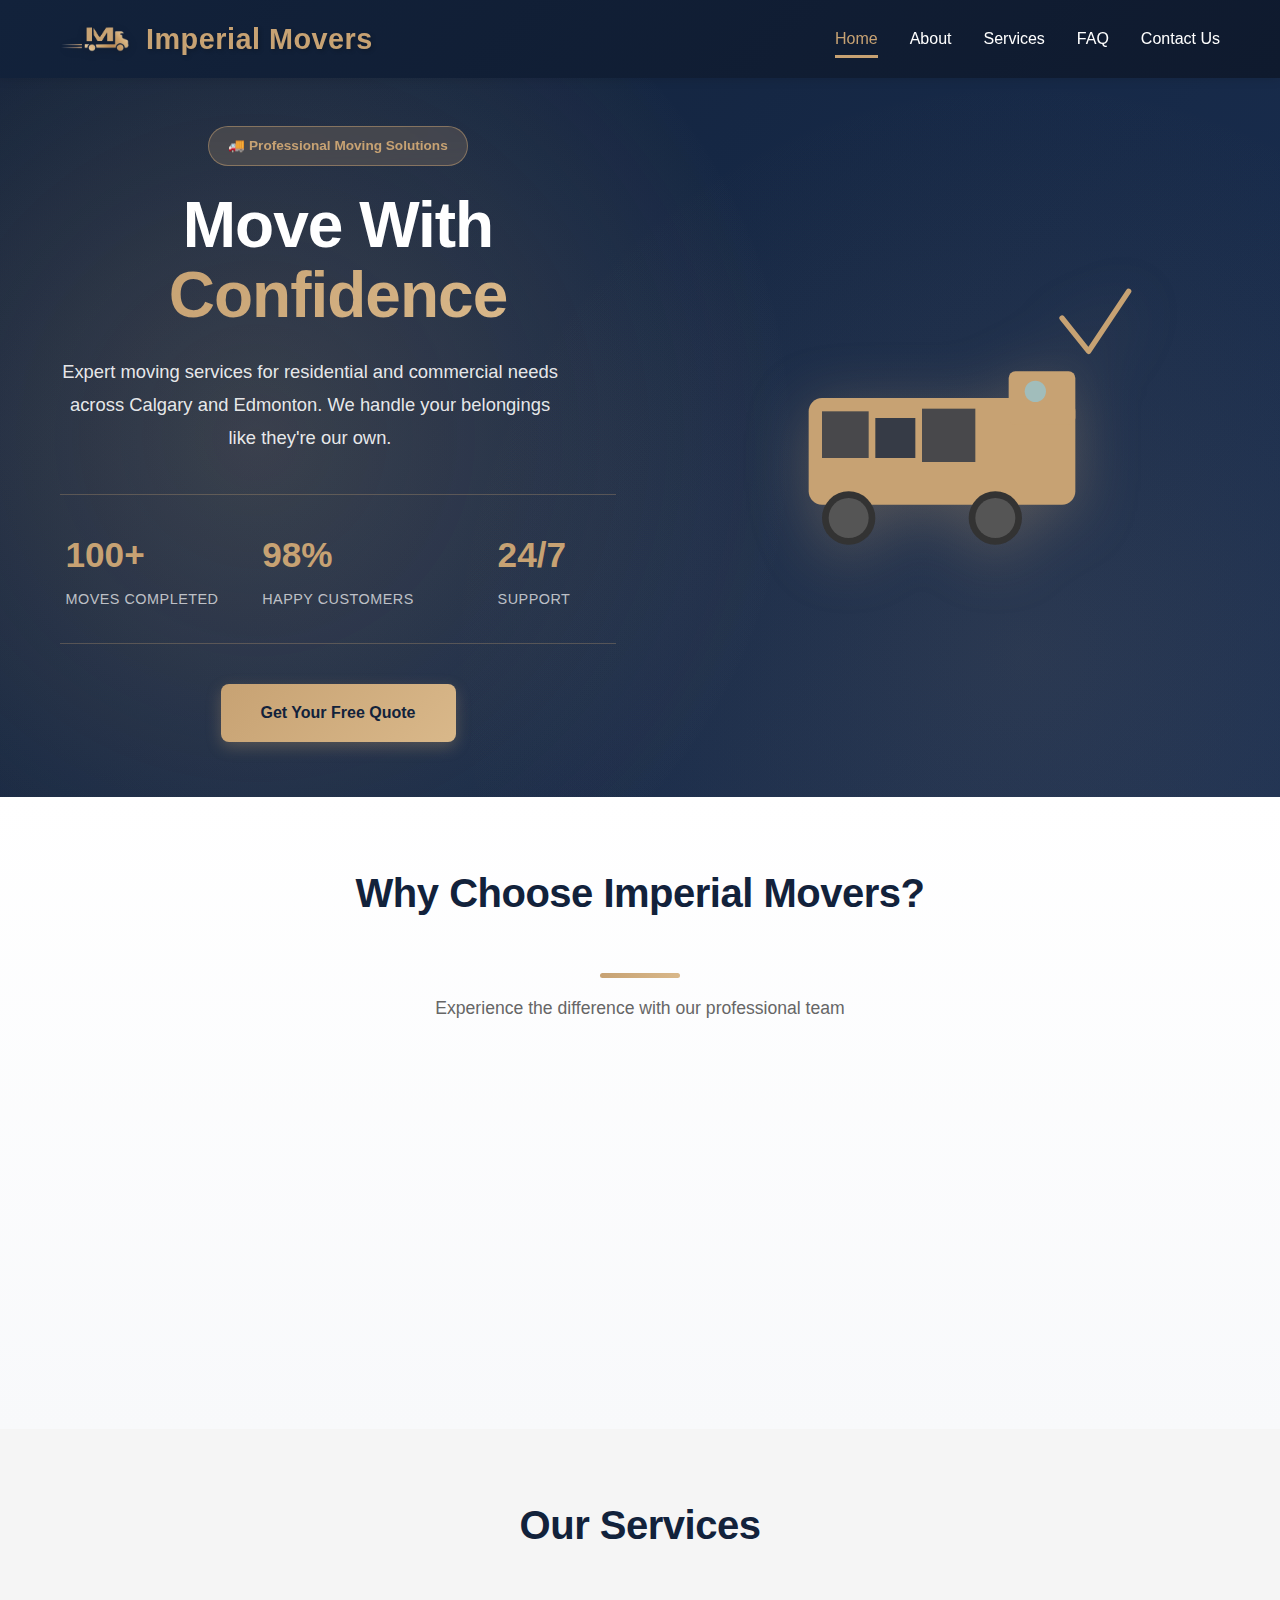
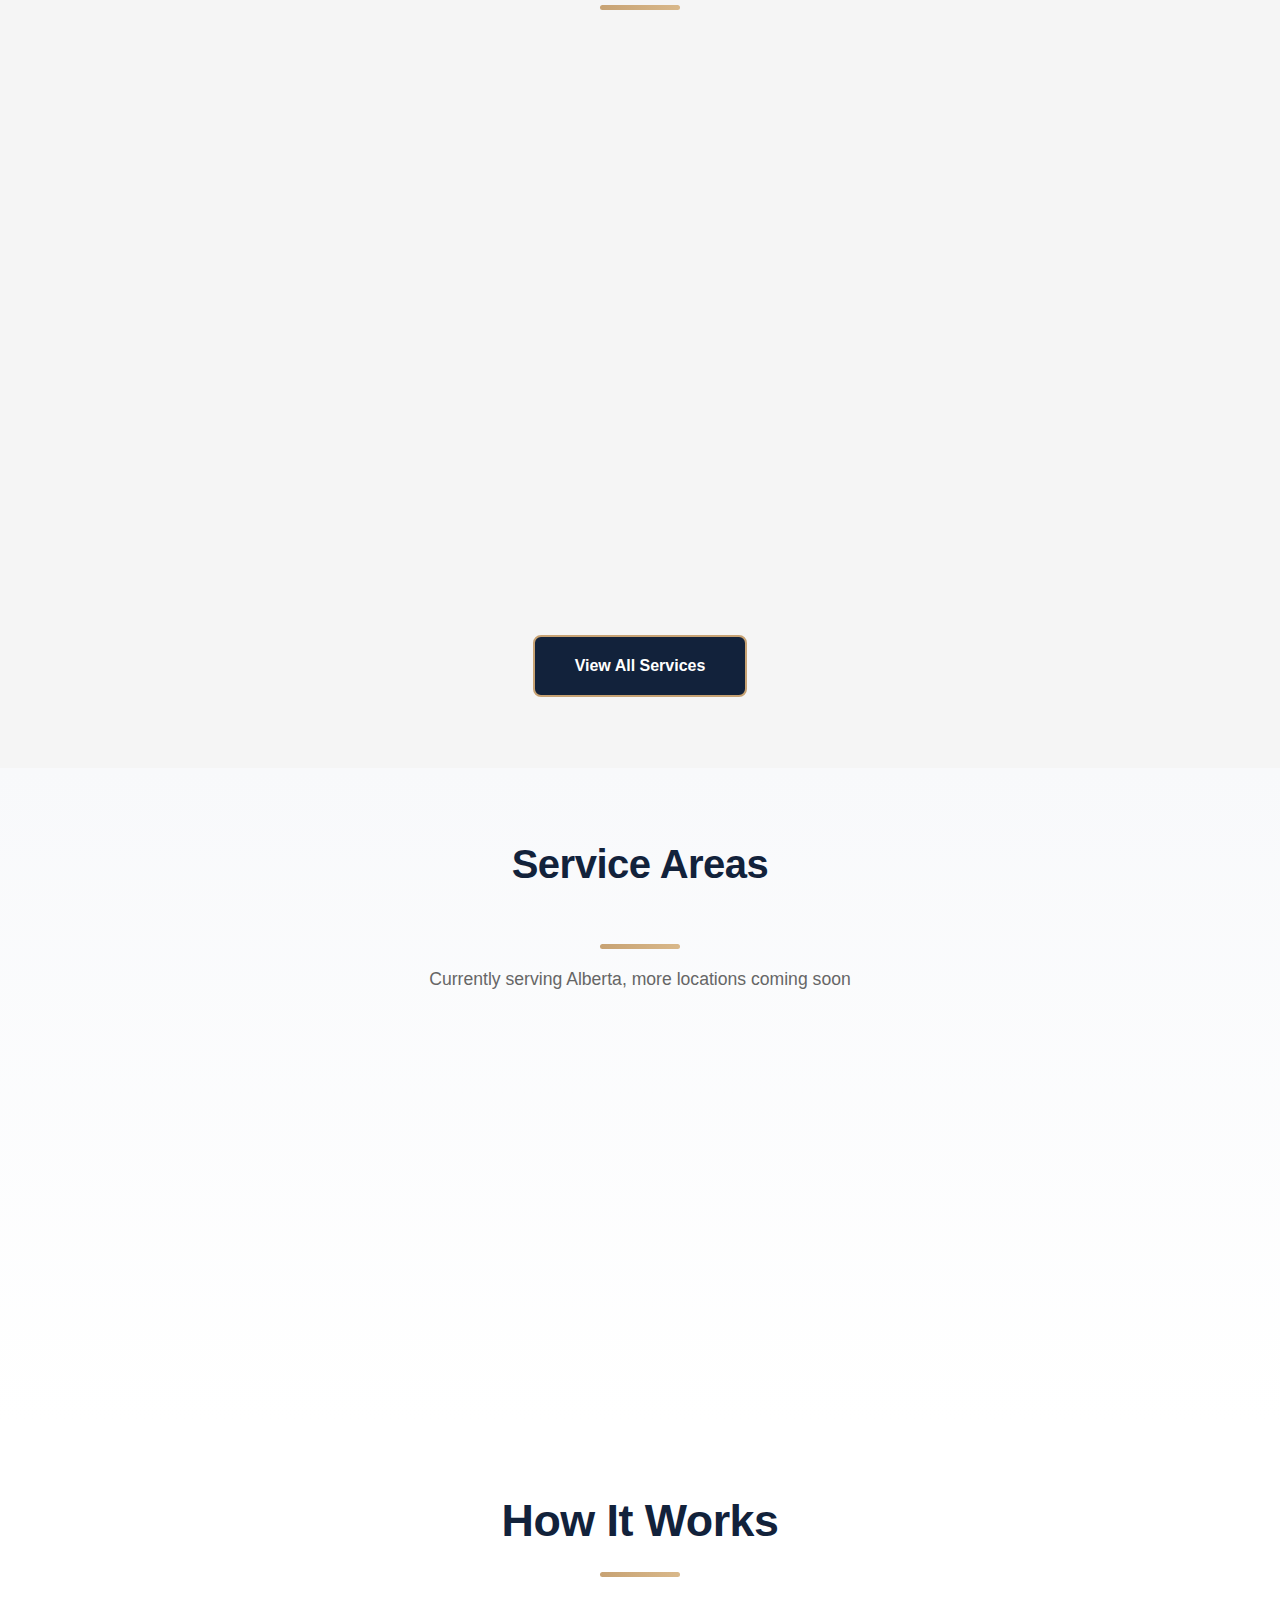
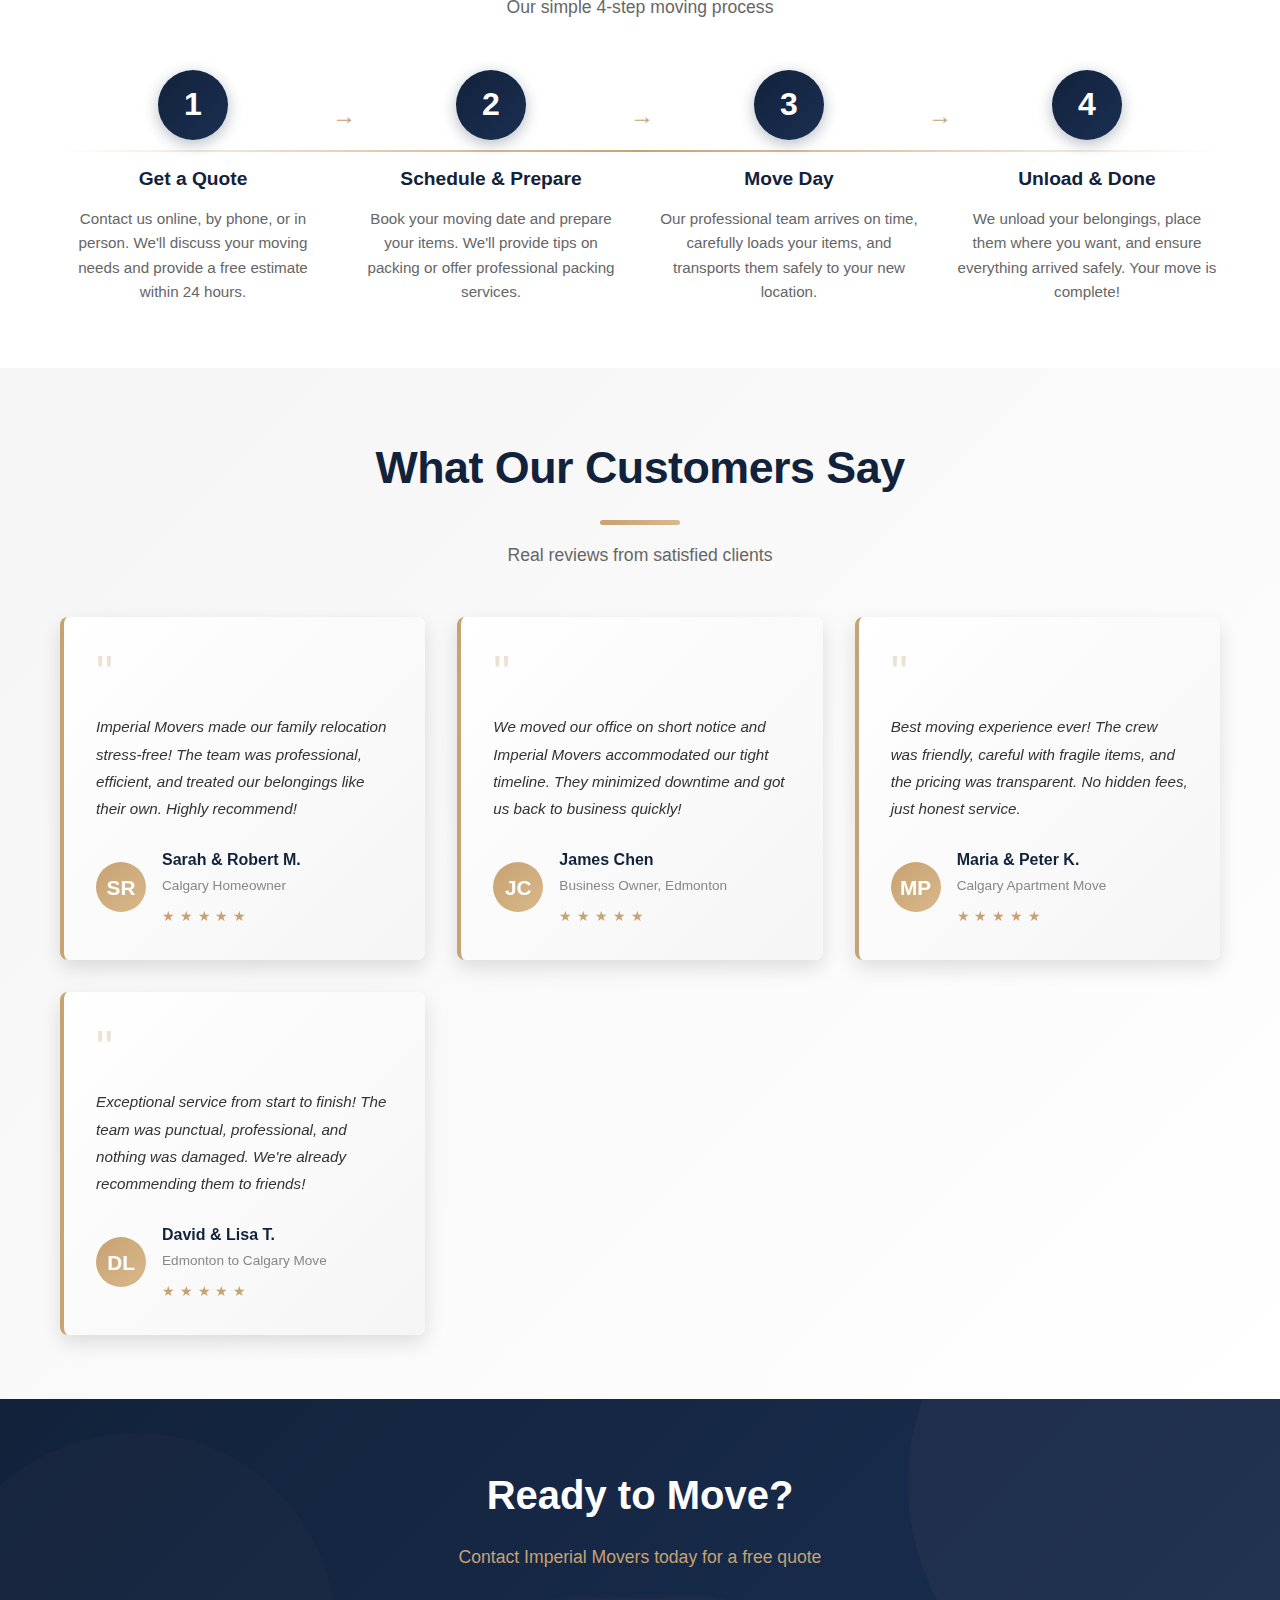
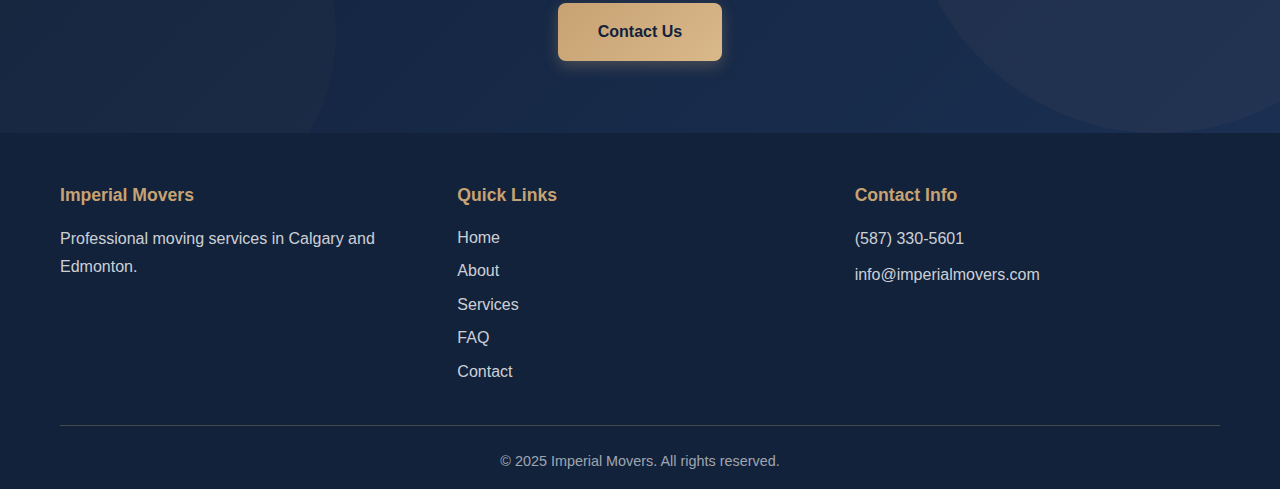
<file: index.html>
<!DOCTYPE html>
<html lang="en">
<head>
    <meta charset="UTF-8">
    <meta name="viewport" content="width=device-width, initial-scale=1.0">
    <meta name="description" content="Imperial Movers - Professional moving services in Calgary and Edmonton. Residential, commercial, and specialized moving solutions. Free quotes available.">
    <meta name="keywords" content="moving services Calgary, moving services Edmonton, residential movers, commercial movers, moving company Alberta">
    <meta name="author" content="Imperial Movers">
    <meta name="robots" content="index, follow">
    <meta property="og:title" content="Imperial Movers - Professional Moving Services in Calgary & Edmonton">
    <meta property="og:description" content="Professional moving services in Calgary and Edmonton. Residential, commercial, and specialized moving solutions.">
    <meta property="og:type" content="business.business">
    <meta property="og:url" content="https://imperialmovers.com">
    <meta property="og:image" content="https://imperialmovers.com/assets/imperial-movers-logo.png">
    <link rel="canonical" href="https://imperialmovers.com/">
    <title>Imperial Movers - Professional Moving Services in Calgary & Edmonton</title>
    <link rel="stylesheet" href="styles.css">
    <script type="application/ld+json">
    {
      "@context": "https://schema.org",
      "@type": "LocalBusiness",
      "name": "Imperial Movers",
      "image": "https://imperialmovers.com/assets/imperial-movers-logo.png",
      "description": "Professional moving services in Calgary and Edmonton",
      "url": "https://imperialmovers.com",
      "telephone": "+1-587-330-5601",
      "email": "info@imperialmovers.com",
      "address": [
        {
          "@type": "PostalAddress",
          "addressLocality": "Calgary",
          "addressRegion": "AB",
          "addressCountry": "CA"
        },
        {
          "@type": "PostalAddress",
          "addressLocality": "Edmonton",
          "addressRegion": "AB",
          "addressCountry": "CA"
        }
      ],
      "priceRange": "$$$",
      "areaServed": [
        {
          "@type": "City",
          "name": "Calgary",
          "addressRegion": "AB",
          "addressCountry": "CA"
        },
        {
          "@type": "City",
          "name": "Edmonton",
          "addressRegion": "AB",
          "addressCountry": "CA"
        }
      ],
      "serviceType": ["Residential Moving", "Commercial Moving", "Packing Services", "Storage Solutions"],
      "sameAs": [
        "https://www.facebook.com/imperialmovers",
        "https://www.instagram.com/imperialmovers"
      ]
    }
    </script>
</head>
<body>
    <!-- Navigation -->
    <nav class="navbar">
        <div class="container">
            <div class="nav-wrapper">
                <a href="index.html" class="logo">
                    <img src="assets/imperial-movers-logo-no-title.png" alt="Imperial Movers Logo" class="logo-image">
                    <h1>Imperial Movers</h1>
                </a>
                <button class="menu-toggle" id="menuToggle">
                    <span></span>
                    <span></span>
                    <span></span>
                </button>
                <ul class="nav-menu" id="navMenu">
                    <li><a href="index.html" class="active">Home</a></li>
                    <li><a href="about.html">About</a></li>
                    <li><a href="services.html">Services</a></li>
                    <li><a href="faq.html">FAQ</a></li>
                    <li><a href="contact.html">Contact Us</a></li>
                </ul>
            </div>
        </div>
    </nav>

    <!-- Hero Section -->
    <section class="hero">
        <div class="hero-background">
            <div class="hero-particles"></div>
            <div class="hero-shapes">
                <div class="shape shape-1"></div>
                <div class="shape shape-2"></div>
                <div class="shape shape-3"></div>
            </div>
        </div>
        
        <div class="hero-content-wrapper">
            <div class="hero-left">
                <div class="hero-badge">🚚 Professional Moving Solutions</div>
                <h1 class="hero-title">
                    Move With <span class="text-gradient">Confidence</span>
                </h1>
                <p class="hero-description">
                    Expert moving services for residential and commercial needs across Calgary and Edmonton. We handle your belongings like they're our own.
                </p>
                
                <div class="hero-stats">
                    <div class="stat-item">
                        <div class="stat-number">100+</div>
                        <div class="stat-label">Moves Completed</div>
                    </div>
                    <div class="stat-item">
                        <div class="stat-number">98%</div>
                        <div class="stat-label">Happy Customers</div>
                    </div>
                    <div class="stat-item">
                        <div class="stat-number">24/7</div>
                        <div class="stat-label">Support</div>
                    </div>
                </div>
                
                <div class="hero-cta-group">
                    <a href="contact.html" class="cta-button">Get Your Free Quote</a>
                </div>
            </div>
            
            <div class="hero-right">
                <div class="hero-visual">
                    <svg viewBox="0 0 300 300" xmlns="http://www.w3.org/2000/svg" class="hero-illustration">
                        <!-- Truck illustration -->
                        <g class="truck-animation">
                            <!-- Truck body -->
                            <rect x="50" y="120" width="200" height="80" fill="#c7a273" rx="10"/>
                            <!-- Truck cabin -->
                            <rect x="200" y="100" width="50" height="40" fill="#c7a273" rx="5"/>
                            <!-- Cabin window -->
                            <circle cx="220" cy="115" r="8" fill="#87CEEB" opacity="0.6"/>
                            <!-- Boxes in truck -->
                            <rect x="60" y="130" width="35" height="35" fill="#12223b" opacity="0.7"/>
                            <rect x="100" y="135" width="30" height="30" fill="#12223b" opacity="0.8"/>
                            <rect x="135" y="128" width="40" height="40" fill="#12223b" opacity="0.7"/>
                            <!-- Wheels -->
                            <circle cx="80" cy="210" r="20" fill="#333"/>
                            <circle cx="80" cy="210" r="15" fill="#555"/>
                            <circle cx="190" cy="210" r="20" fill="#333"/>
                            <circle cx="190" cy="210" r="15" fill="#555"/>
                            <!-- Checkmark -->
                            <path d="M 240 60 L 260 85 L 290 40" stroke="#c7a273" stroke-width="4" fill="none" stroke-linecap="round" stroke-linejoin="round" class="checkmark-animation"/>
                        </g>
                    </svg>
                </div>
            </div>
        </div>
        
        <div class="hero-overlay"></div>
    </section>

    <!-- Features Section -->
    <section class="features" id="features">
        <div class="container">
            <div class="section-header">
                <h2>Why Choose Imperial Movers?</h2>
                <div class="header-line"></div>
                <p class="section-subtitle">Experience the difference with our professional team</p>
            </div>
            <div class="features-grid">
                <div class="feature-card">
                    <div class="feature-icon-wrapper">
                        <svg viewBox="0 0 100 100" xmlns="http://www.w3.org/2000/svg" class="feature-icon">
                            <circle cx="50" cy="50" r="45" fill="none" stroke="#c7a273" stroke-width="2"/>
                            <path d="M30 50 L45 65 L70 35" stroke="#c7a273" stroke-width="3" fill="none" stroke-linecap="round" stroke-linejoin="round"/>
                        </svg>
                    </div>
                    <h3>Reliable Service</h3>
                    <p>We guarantee professional, on-time service for your peace of mind.</p>
                </div>
                <div class="feature-card">
                    <div class="feature-icon-wrapper">
                        <svg viewBox="0 0 100 100" xmlns="http://www.w3.org/2000/svg" class="feature-icon">
                            <path d="M25 70 L25 30 Q25 20 35 20 L65 20 Q75 20 75 30 L75 70" stroke="#c7a273" stroke-width="2" fill="none"/>
                            <path d="M35 40 L65 40" stroke="#c7a273" stroke-width="2"/>
                            <circle cx="50" cy="55" r="8" fill="#c7a273"/>
                        </svg>
                    </div>
                    <h3>Experienced Team</h3>
                    <p>Our trained professionals handle your belongings with utmost care.</p>
                </div>
                <div class="feature-card">
                    <div class="feature-icon-wrapper">
                        <svg viewBox="0 0 100 100" xmlns="http://www.w3.org/2000/svg" class="feature-icon">
                            <path d="M50 20 L70 35 L70 75 Q70 80 65 80 L35 80 Q30 80 30 75 L30 35 Z" stroke="#c7a273" stroke-width="2" fill="none"/>
                            <path d="M45 35 L55 35 L55 50 L45 50 Z" fill="#c7a273"/>
                        </svg>
                    </div>
                    <h3>Affordable Rates</h3>
                    <p>Competitive pricing without compromising on quality service.</p>
                </div>
                <div class="feature-card">
                    <div class="feature-icon-wrapper">
                        <svg viewBox="0 0 100 100" xmlns="http://www.w3.org/2000/svg" class="feature-icon">
                            <circle cx="50" cy="50" r="40" fill="none" stroke="#c7a273" stroke-width="2"/>
                            <path d="M50 25 L60 45 L80 45 L65 60 L72 80 L50 70 L28 80 L35 60 L20 45 L40 45 Z" fill="#c7a273"/>
                        </svg>
                    </div>
                    <h3>Fully Insured</h3>
                    <p>Complete coverage for your belongings during transit.</p>
                </div>
            </div>
        </div>
    </section>

    <!-- Service Highlights -->
    <section class="service-highlights">
        <div class="container">
            <div class="section-header">
                <h2>Our Services</h2>
                <div class="header-line"></div>
            </div>
            <div class="highlights-grid">
                <div class="highlight-card">
                    <div class="card-image">
                        <img src="assets/guy-moving-a-box.jpg" alt="Residential moving services">
                    </div>
                    <div class="card-content">
                        <h3>Residential Moving</h3>
                        <p>From apartments to houses, we handle all your residential moving needs with care and professionalism.</p>
                    </div>
                </div>
                <div class="highlight-card">
                    <div class="card-image">
                        <img src="assets/guy-counting-moved-boxes-2.jpg" alt="Commercial moving services">
                    </div>
                    <div class="card-content">
                        <h3>Commercial Moving</h3>
                        <p>Minimize downtime with our efficient commercial moving solutions tailored to your business needs.</p>
                    </div>
                </div>
                <div class="highlight-card">
                    <div class="card-image">
                        <img src="assets/guy-carefuly-putting-breakables-in-box.jpg" alt="Packing services">
                    </div>
                    <div class="card-content">
                        <h3>Packing Services</h3>
                        <p>Professional packing and unpacking services to protect your valuables during the move.</p>
                    </div>
                </div>
            </div>
            <div class="service-cta">
                <a href="services.html" class="secondary-button">View All Services</a>
            </div>
        </div>
    </section>

    <!-- Locations Section -->
    <section class="locations">
        <div class="container">
            <div class="section-header">
                <h2>Service Areas</h2>
                <div class="header-line"></div>
                <p class="section-subtitle">Currently serving Alberta, more locations coming soon</p>
            </div>
            <div class="locations-grid">
                <div class="location-card" style="background-image: url('assets/calgary-city.jpg');">
                    <div class="location-overlay"></div>
                    <div class="location-content">
                        <div class="location-icon">
                            <svg viewBox="0 0 100 100" xmlns="http://www.w3.org/2000/svg">
                                <circle cx="50" cy="50" r="45" fill="none" stroke="#c7a273" stroke-width="2"/>
                                <path d="M50 20 C70 20 80 35 80 50 C80 70 50 80 50 80 C50 80 20 70 20 50 C20 35 30 20 50 20 Z" fill="#c7a273"/>
                                <circle cx="50" cy="50" r="8" fill="#12223b"/>
                            </svg>
                        </div>
                        <h3>Calgary</h3>
                        <p>Serving all neighborhoods in Calgary and surrounding areas with professional moving services.</p>
                    </div>
                </div>
                <div class="location-card" style="background-image: url('assets/edmonton-city.jpg');">
                    <div class="location-overlay"></div>
                    <div class="location-content">
                        <div class="location-icon">
                            <svg viewBox="0 0 100 100" xmlns="http://www.w3.org/2000/svg">
                                <circle cx="50" cy="50" r="45" fill="none" stroke="#c7a273" stroke-width="2"/>
                                <path d="M50 20 C70 20 80 35 80 50 C80 70 50 80 50 80 C50 80 20 70 20 50 C20 35 30 20 50 20 Z" fill="#c7a273"/>
                                <circle cx="50" cy="50" r="8" fill="#12223b"/>
                            </svg>
                        </div>
                        <h3>Edmonton</h3>
                        <p>Proud to serve Edmonton and the greater metropolitan area with reliable moving solutions.</p>
                    </div>
                </div>
                <div class="location-card coming-soon">
                    <div class="location-overlay"></div>
                    <div class="location-content">
                        <div class="location-icon">
                            <svg viewBox="0 0 100 100" xmlns="http://www.w3.org/2000/svg">
                                <circle cx="50" cy="50" r="45" fill="none" stroke="#c7a273" stroke-width="2" stroke-dasharray="5,5"/>
                                <path d="M50 30 L50 70" stroke="#c7a273" stroke-width="3"/>
                                <path d="M30 50 L70 50" stroke="#c7a273" stroke-width="3"/>
                            </svg>
                        </div>
                        <h3>More Coming Soon</h3>
                        <p>We're expanding to serve more of Canada. Check back to see where we'll be next!</p>
                    </div>
                </div>
            </div>
        </div>
    </section>

    <!-- How It Works Section -->
    <section class="process-section">
        <div class="container">
            <div class="section-header">
                <h2>How It Works</h2>
                <div class="header-line"></div>
                <p class="section-subtitle">Our simple 4-step moving process</p>
            </div>
            <div class="process-grid">
                <div class="process-step">
                    <div class="process-number">1</div>
                    <h3 class="process-title">Get a Quote</h3>
                    <p class="process-description">Contact us online, by phone, or in person. We'll discuss your moving needs and provide a free estimate within 24 hours.</p>
                </div>
                <div class="process-step">
                    <div class="process-number">2</div>
                    <h3 class="process-title">Schedule & Prepare</h3>
                    <p class="process-description">Book your moving date and prepare your items. We'll provide tips on packing or offer professional packing services.</p>
                </div>
                <div class="process-step">
                    <div class="process-number">3</div>
                    <h3 class="process-title">Move Day</h3>
                    <p class="process-description">Our professional team arrives on time, carefully loads your items, and transports them safely to your new location.</p>
                </div>
                <div class="process-step">
                    <div class="process-number">4</div>
                    <h3 class="process-title">Unload & Done</h3>
                    <p class="process-description">We unload your belongings, place them where you want, and ensure everything arrived safely. Your move is complete!</p>
                </div>
            </div>
        </div>
    </section>

    <!-- Testimonials Section -->
    <section class="testimonials-section">
        <div class="container">
            <div class="section-header">
                <h2>What Our Customers Say</h2>
                <div class="header-line"></div>
                <p class="section-subtitle">Real reviews from satisfied clients</p>
            </div>
            <div class="testimonials-grid">
                <div class="testimonial-card">
                    <div class="testimonial-quote">"</div>
                    <p class="testimonial-text">Imperial Movers made our family relocation stress-free! The team was professional, efficient, and treated our belongings like their own. Highly recommend!</p>
                    <div class="testimonial-author">
                        <div class="testimonial-avatar">SR</div>
                        <div class="testimonial-info">
                            <h4>Sarah & Robert M.</h4>
                            <p>Calgary Homeowner</p>
                            <div class="testimonial-stars">
                                <span class="star">★</span>
                                <span class="star">★</span>
                                <span class="star">★</span>
                                <span class="star">★</span>
                                <span class="star">★</span>
                            </div>
                        </div>
                    </div>
                </div>

                <div class="testimonial-card">
                    <div class="testimonial-quote">"</div>
                    <p class="testimonial-text">We moved our office on short notice and Imperial Movers accommodated our tight timeline. They minimized downtime and got us back to business quickly!</p>
                    <div class="testimonial-author">
                        <div class="testimonial-avatar">JC</div>
                        <div class="testimonial-info">
                            <h4>James Chen</h4>
                            <p>Business Owner, Edmonton</p>
                            <div class="testimonial-stars">
                                <span class="star">★</span>
                                <span class="star">★</span>
                                <span class="star">★</span>
                                <span class="star">★</span>
                                <span class="star">★</span>
                            </div>
                        </div>
                    </div>
                </div>

                <div class="testimonial-card">
                    <div class="testimonial-quote">"</div>
                    <p class="testimonial-text">Best moving experience ever! The crew was friendly, careful with fragile items, and the pricing was transparent. No hidden fees, just honest service.</p>
                    <div class="testimonial-author">
                        <div class="testimonial-avatar">MP</div>
                        <div class="testimonial-info">
                            <h4>Maria & Peter K.</h4>
                            <p>Calgary Apartment Move</p>
                            <div class="testimonial-stars">
                                <span class="star">★</span>
                                <span class="star">★</span>
                                <span class="star">★</span>
                                <span class="star">★</span>
                                <span class="star">★</span>
                            </div>
                        </div>
                    </div>
                </div>

                <div class="testimonial-card">
                    <div class="testimonial-quote">"</div>
                    <p class="testimonial-text">Exceptional service from start to finish! The team was punctual, professional, and nothing was damaged. We're already recommending them to friends!</p>
                    <div class="testimonial-author">
                        <div class="testimonial-avatar">DL</div>
                        <div class="testimonial-info">
                            <h4>David & Lisa T.</h4>
                            <p>Edmonton to Calgary Move</p>
                            <div class="testimonial-stars">
                                <span class="star">★</span>
                                <span class="star">★</span>
                                <span class="star">★</span>
                                <span class="star">★</span>
                                <span class="star">★</span>
                            </div>
                        </div>
                    </div>
                </div>
            </div>
        </div>
    </section>

    <!-- Call to Action -->
    <section class="cta-section">
        <div class="container">
            <h2>Ready to Move?</h2>
            <p>Contact Imperial Movers today for a free quote</p>
            <a href="contact.html" class="cta-button">Contact Us</a>
        </div>
    </section>

    <!-- Footer -->
    <footer>
        <div class="container">
            <div class="footer-content">
                <div class="footer-section">
                    <h4>Imperial Movers</h4>
                    <p>Professional moving services in Calgary and Edmonton.</p>
                </div>
                <div class="footer-section">
                    <h4>Quick Links</h4>
                    <ul>
                        <li><a href="index.html">Home</a></li>
                        <li><a href="about.html">About</a></li>
                        <li><a href="services.html">Services</a></li>
                        <li><a href="faq.html">FAQ</a></li>
                        <li><a href="contact.html">Contact</a></li>
                    </ul>
                </div>
                <div class="footer-section">
                    <h4>Contact Info</h4>
                    <p><a href="tel:+15873305601">(587) 330-5601</a></p>
                    <p><a href="mailto:info@imperialmovers.com">info@imperialmovers.com</a></p>
                </div>
            </div>
            <div class="footer-bottom">
                <p>&copy; 2025 Imperial Movers. All rights reserved.</p>
            </div>
        </div>
    </footer>

    <script src="scripts.js"></script>
</body>
</html>
</file>
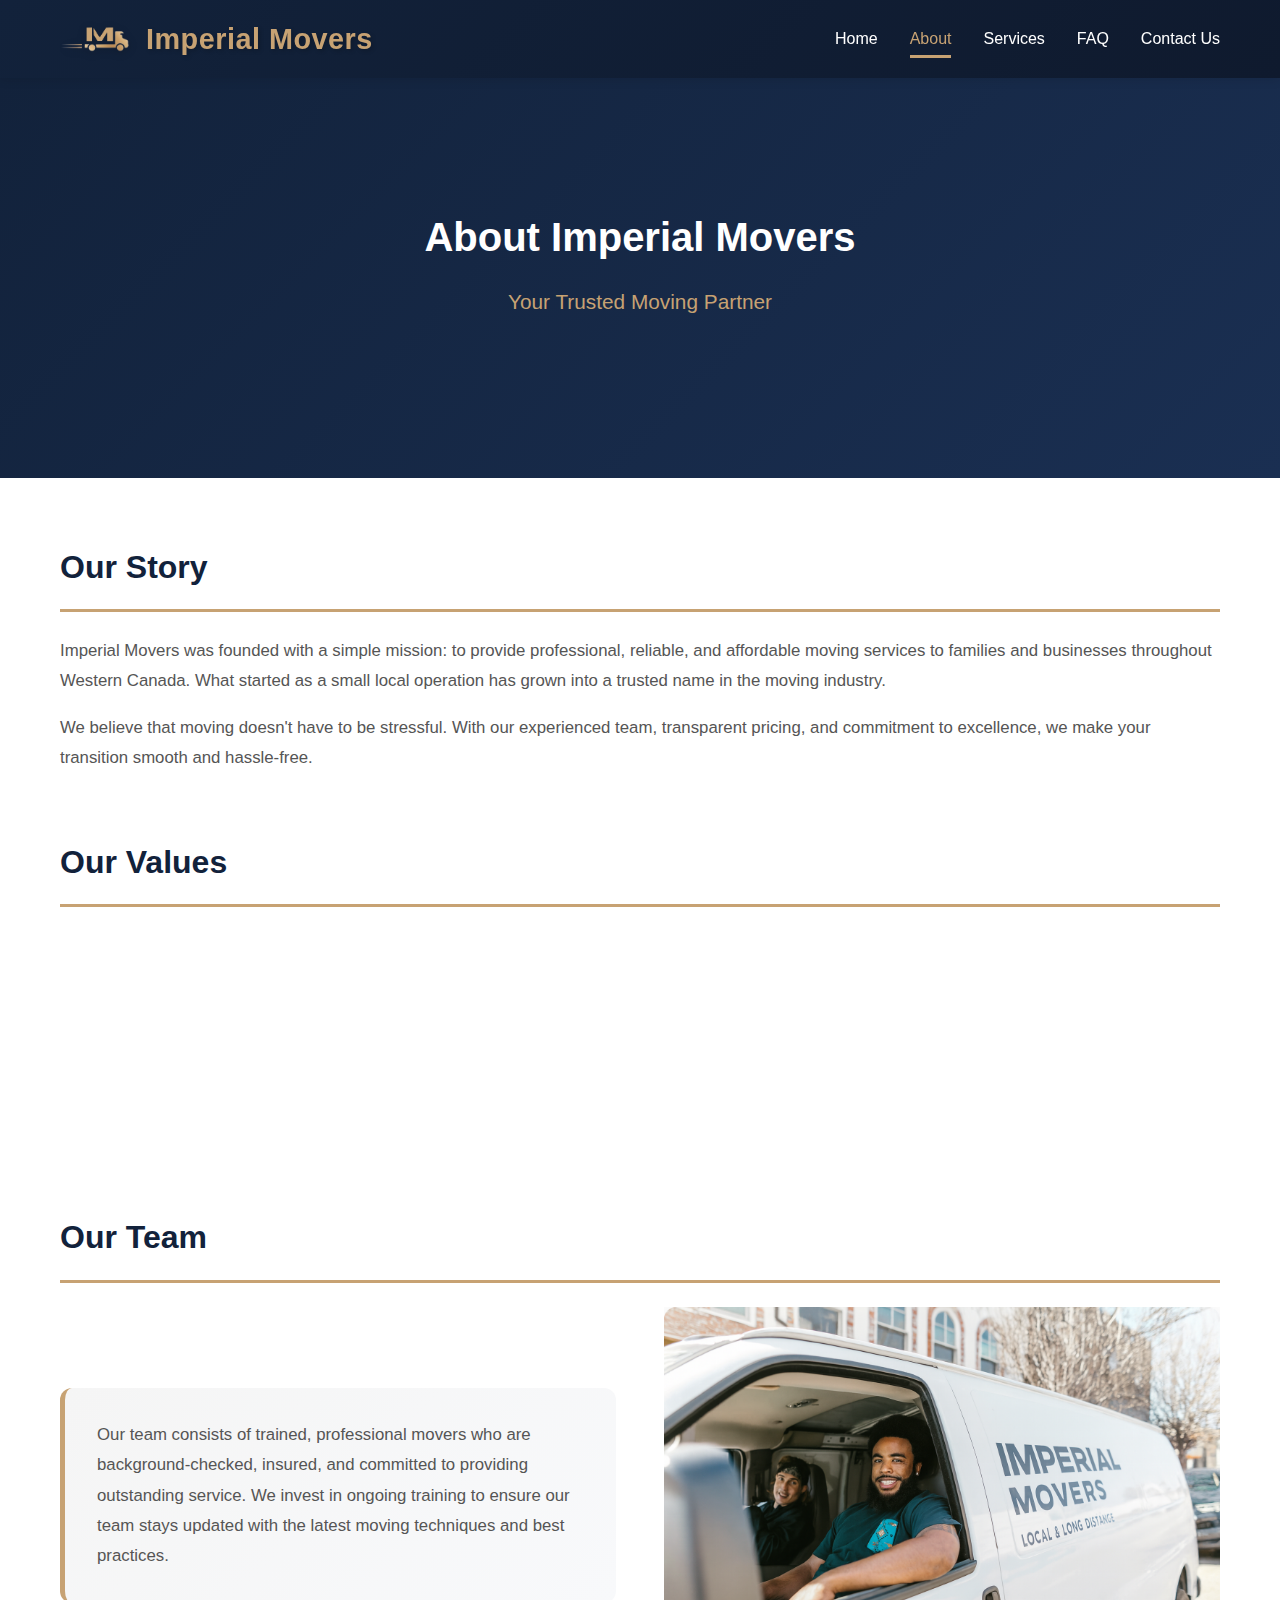
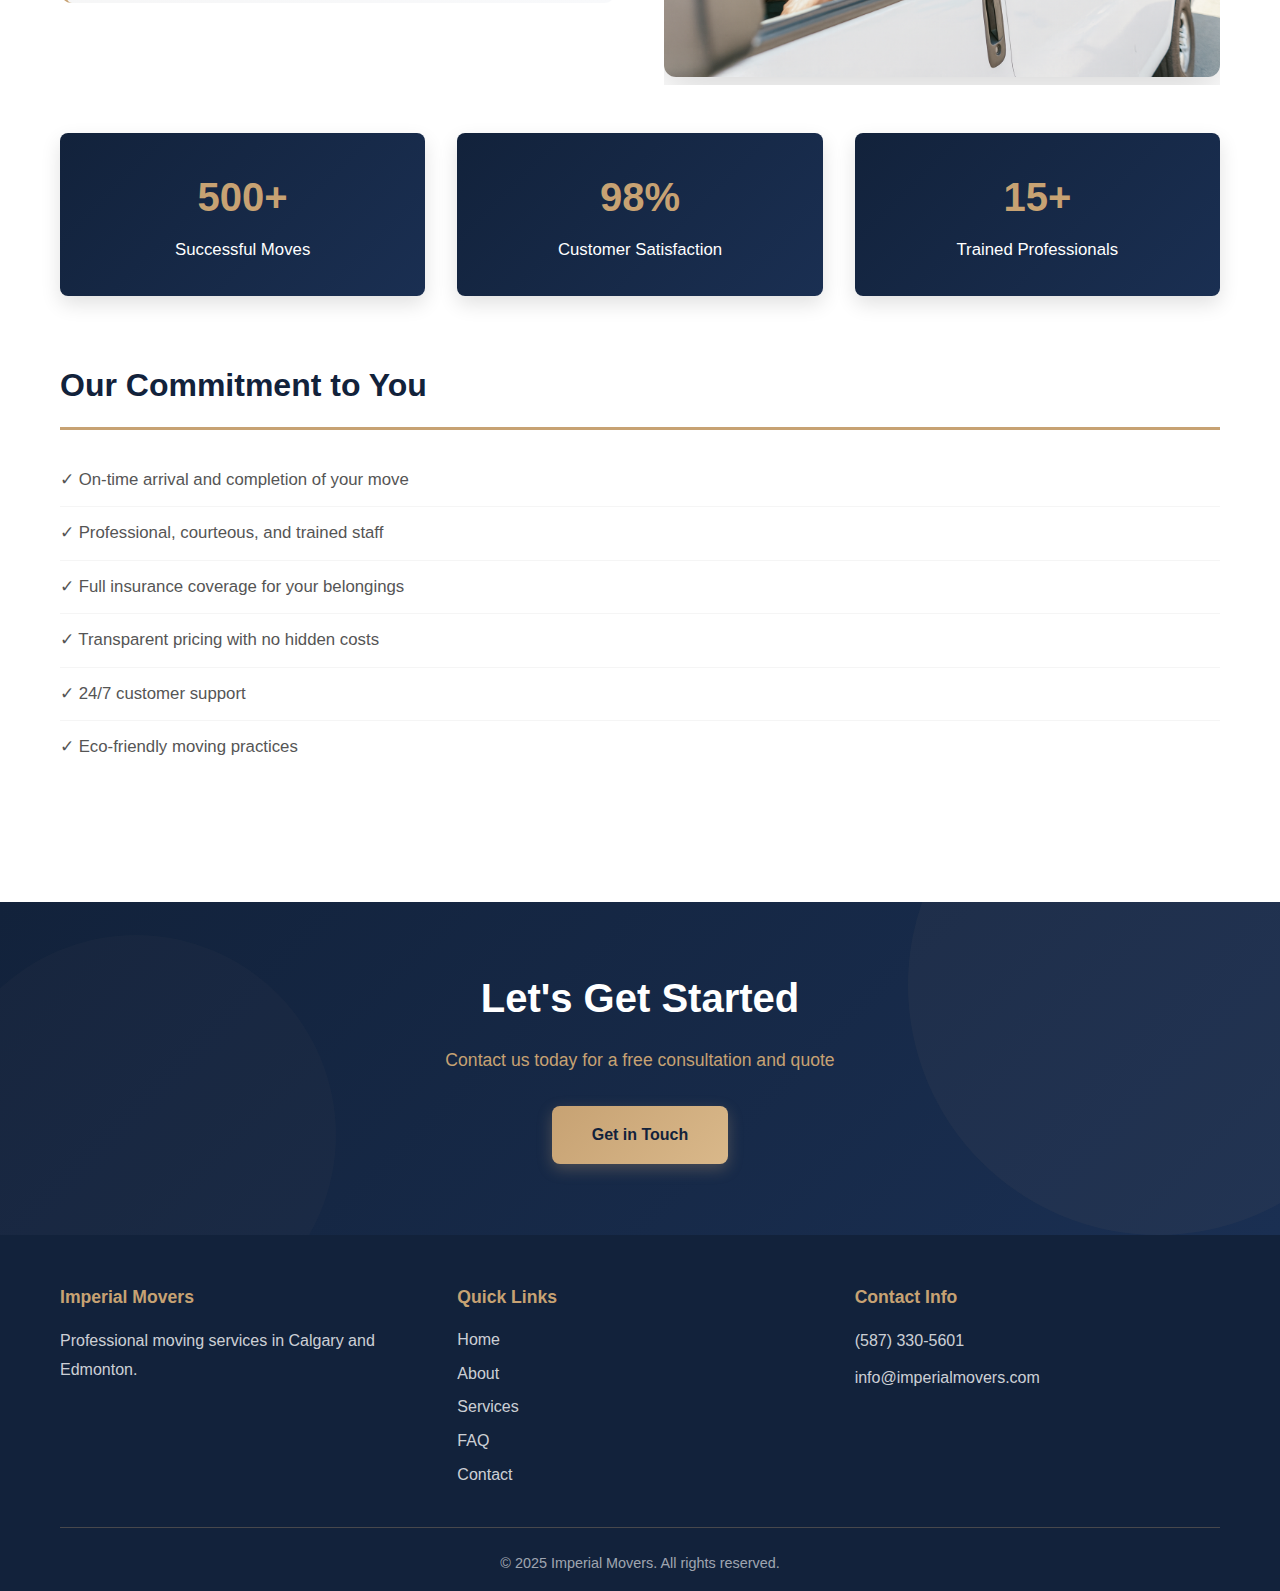
<file: about.html>
<!DOCTYPE html>
<html lang="en">
<head>
    <meta charset="UTF-8">
    <meta name="viewport" content="width=device-width, initial-scale=1.0">
    <meta name="description" content="Learn about Imperial Movers - professional and reliable moving company serving Calgary and Edmonton. Trusted by families and businesses.">
    <meta name="keywords" content="about Imperial Movers, professional moving company Calgary Edmonton, trusted movers">
    <meta name="author" content="Imperial Movers">
    <meta name="robots" content="index, follow">
    <meta property="og:title" content="About Us - Imperial Movers">
    <meta property="og:description" content="Professional moving company serving Calgary and Edmonton since established.">
    <meta property="og:type" content="website">
    <meta property="og:url" content="https://imperialmovers.com/about.html">
    <link rel="canonical" href="https://imperialmovers.com/about.html">
    <title>About Us - Imperial Movers | Professional Moving Company Calgary & Edmonton</title>
    <link rel="stylesheet" href="styles.css">
</head>
<body>
    <!-- Navigation -->
    <nav class="navbar">
        <div class="container">
            <div class="nav-wrapper">
                <a href="index.html" class="logo">
                    <img src="assets/imperial-movers-logo-no-title.png" alt="Imperial Movers Logo" class="logo-image">
                    <h1>Imperial Movers</h1>
                </a>
                <button class="menu-toggle" id="menuToggle">
                    <span></span>
                    <span></span>
                    <span></span>
                </button>
                <ul class="nav-menu" id="navMenu">
                    <li><a href="index.html">Home</a></li>
                    <li><a href="about.html" class="active">About</a></li>
                    <li><a href="services.html">Services</a></li>
                    <li><a href="faq.html">FAQ</a></li>
                    <li><a href="contact.html">Contact Us</a></li>
                </ul>
            </div>
        </div>
    </nav>

    <!-- Hero Section -->
    <section class="page-hero">
        <div class="hero-content">
            <h1>About Imperial Movers</h1>
            <p>Your Trusted Moving Partner</p>
        </div>
    </section>

    <!-- Main Content -->
    <section class="page-content">
        <div class="container">
            <div class="about-section">
                <h2>Our Story</h2>
                <p>Imperial Movers was founded with a simple mission: to provide professional, reliable, and affordable moving services to families and businesses throughout Western Canada. What started as a small local operation has grown into a trusted name in the moving industry.</p>
                <p>We believe that moving doesn't have to be stressful. With our experienced team, transparent pricing, and commitment to excellence, we make your transition smooth and hassle-free.</p>
            </div>

            <div class="values-section">
                <h2>Our Values</h2>
                <div class="values-grid">
                    <div class="value-card">
                        <h3>Integrity</h3>
                        <p>We operate with complete honesty and transparency in all our dealings. No hidden fees, no surprises.</p>
                    </div>
                    <div class="value-card">
                        <h3>Excellence</h3>
                        <p>We take pride in our work and strive to exceed expectations with every move we handle.</p>
                    </div>
                    <div class="value-card">
                        <h3>Care</h3>
                        <p>Your belongings matter to us. We treat everything with the utmost respect and care.</p>
                    </div>
                    <div class="value-card">
                        <h3>Reliability</h3>
                        <p>When you book with Imperial Movers, you can count on us to deliver on our promises.</p>
                    </div>
                </div>
            </div>

            <div class="team-section">
                <h2>Our Team</h2>
                <div class="team-content">
                    <div class="team-text">
                        <p>Our team consists of trained, professional movers who are background-checked, insured, and committed to providing outstanding service. We invest in ongoing training to ensure our team stays updated with the latest moving techniques and best practices.</p>
                    </div>
                    <div class="team-image">
                        <img src="assets/guys-sitting-down-in-moving-truck.jpg" alt="Our professional moving team" class="rounded-image">
                    </div>
                </div>
                <div class="team-stats">
                    <div class="stat">
                        <h3>500+</h3>
                        <p>Successful Moves</p>
                    </div>
                    <div class="stat">
                        <h3>98%</h3>
                        <p>Customer Satisfaction</p>
                    </div>
                    <div class="stat">
                        <h3>15+</h3>
                        <p>Trained Professionals</p>
                    </div>
                </div>
            </div>

            <div class="commitment-section">
                <h2>Our Commitment to You</h2>
                <ul class="commitment-list">
                    <li>✓ On-time arrival and completion of your move</li>
                    <li>✓ Professional, courteous, and trained staff</li>
                    <li>✓ Full insurance coverage for your belongings</li>
                    <li>✓ Transparent pricing with no hidden costs</li>
                    <li>✓ 24/7 customer support</li>
                    <li>✓ Eco-friendly moving practices</li>
                </ul>
            </div>
        </div>
    </section>

    <!-- CTA Section -->
    <section class="cta-section">
        <div class="container">
            <h2>Let's Get Started</h2>
            <p>Contact us today for a free consultation and quote</p>
            <a href="contact.html" class="cta-button">Get in Touch</a>
        </div>
    </section>

    <!-- Footer -->
    <footer>
        <div class="container">
            <div class="footer-content">
                <div class="footer-section">
                    <h4>Imperial Movers</h4>
                    <p>Professional moving services in Calgary and Edmonton.</p>
                </div>
                <div class="footer-section">
                    <h4>Quick Links</h4>
                    <ul>
                        <li><a href="index.html">Home</a></li>
                        <li><a href="about.html">About</a></li>
                        <li><a href="services.html">Services</a></li>
                        <li><a href="faq.html">FAQ</a></li>
                        <li><a href="contact.html">Contact</a></li>
                    </ul>
                </div>
                <div class="footer-section">
                    <h4>Contact Info</h4>
                    <p><a href="tel:+15873305601">(587) 330-5601</a></p>
                    <p><a href="mailto:info@imperialmovers.com">info@imperialmovers.com</a></p>
                </div>
            </div>
            <div class="footer-bottom">
                <p>&copy; 2025 Imperial Movers. All rights reserved.</p>
            </div>
        </div>
    </footer>

    <script src="scripts.js"></script>
</body>
</html>
</file>
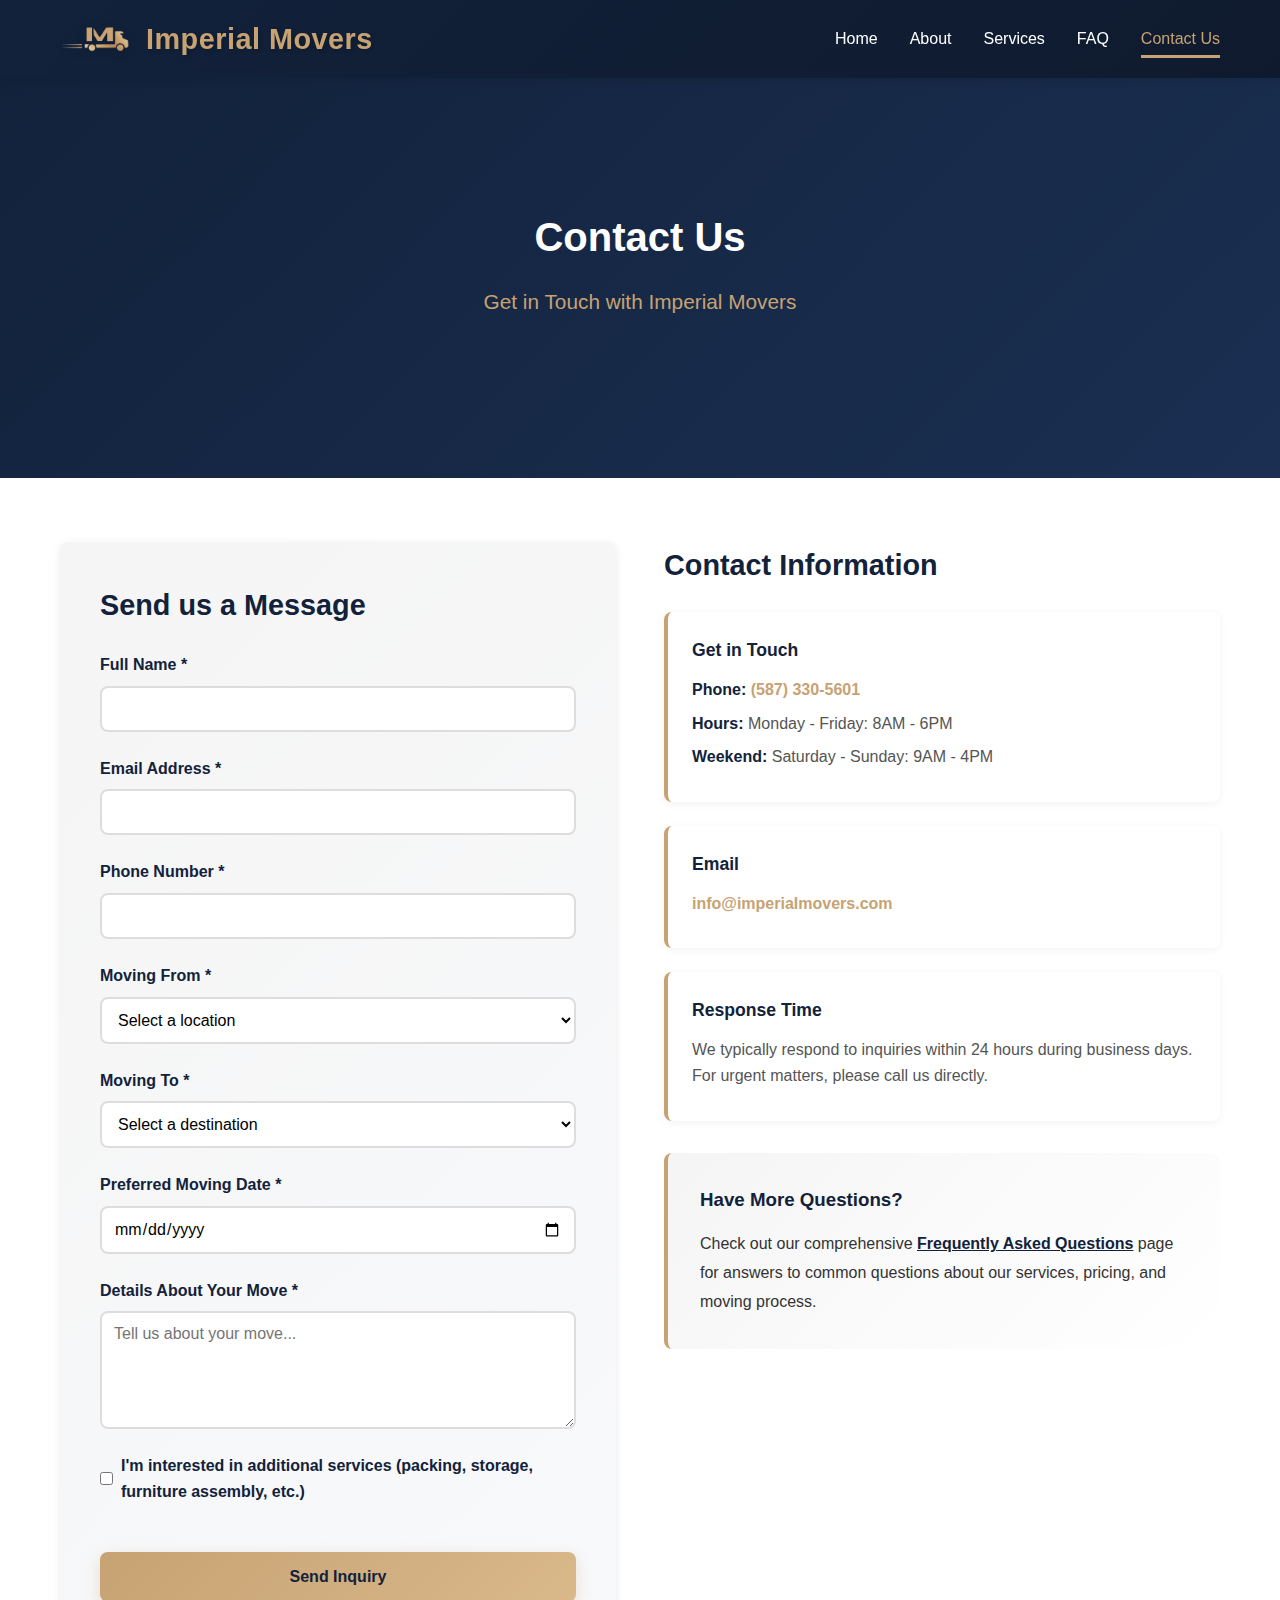
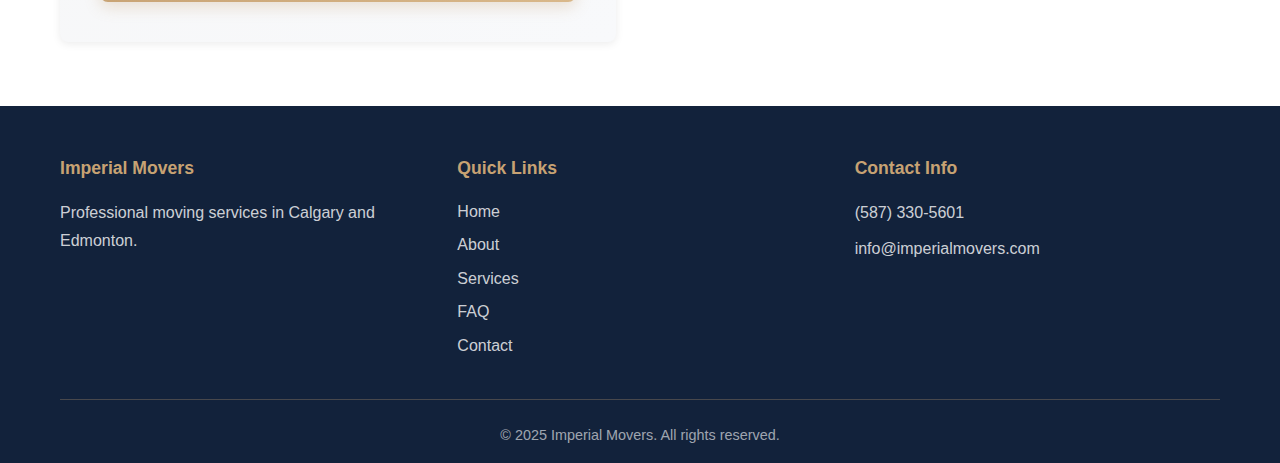
<file: contact.html>
<!DOCTYPE html>
<html lang="en">
<head>
    <meta charset="UTF-8">
    <meta name="viewport" content="width=device-width, initial-scale=1.0">
    <meta name="description" content="Contact Imperial Movers today for a free quote. Professional moving services in Calgary and Edmonton. Call (587) 330-5601 or email us.">
    <meta name="keywords" content="contact Imperial Movers, moving quote Calgary Edmonton, free moving estimate">
    <meta name="author" content="Imperial Movers">
    <meta name="robots" content="index, follow">
    <meta property="og:title" content="Contact Us - Imperial Movers">
    <meta property="og:description" content="Get in touch with Imperial Movers for a free moving quote in Calgary and Edmonton.">
    <meta property="og:type" content="website">
    <meta property="og:url" content="https://imperialmovers.com/contact.html">
    <link rel="canonical" href="https://imperialmovers.com/contact.html">
    <title>Contact Us - Imperial Movers | Free Quote Calgary & Edmonton</title>
    <link rel="stylesheet" href="styles.css">
</head>
<body>
    <!-- Navigation -->
    <nav class="navbar">
        <div class="container">
            <div class="nav-wrapper">
                <a href="index.html" class="logo">
                    <img src="assets/imperial-movers-logo-no-title.png" alt="Imperial Movers Logo" class="logo-image">
                    <h1>Imperial Movers</h1>
                </a>
                <button class="menu-toggle" id="menuToggle">
                    <span></span>
                    <span></span>
                    <span></span>
                </button>
                <ul class="nav-menu" id="navMenu">
                    <li><a href="index.html">Home</a></li>
                    <li><a href="about.html">About</a></li>
                    <li><a href="services.html">Services</a></li>
                    <li><a href="faq.html">FAQ</a></li>
                    <li><a href="contact.html" class="active">Contact Us</a></li>
                </ul>
            </div>
        </div>
    </nav>

    <!-- Hero Section -->
    <section class="page-hero">
        <div class="hero-content">
            <h1>Contact Us</h1>
            <p>Get in Touch with Imperial Movers</p>
        </div>
    </section>

    <!-- Main Content -->
    <section class="page-content">
        <div class="container">
            <div class="contact-wrapper">
                <!-- Contact Form -->
                <div class="contact-form-section">
                    <h2>Send us a Message</h2>
                    <form id="contactForm" class="contact-form">
                        <div class="form-group">
                            <label for="name">Full Name *</label>
                            <input type="text" id="name" name="name" required>
                        </div>

                        <div class="form-group">
                            <label for="email">Email Address *</label>
                            <input type="email" id="email" name="email" required>
                        </div>

                        <div class="form-group">
                            <label for="phone">Phone Number *</label>
                            <input type="tel" id="phone" name="phone" required>
                        </div>

                        <div class="form-group">
                            <label for="location">Moving From *</label>
                            <select id="location" name="location" required>
                                <option value="">Select a location</option>
                                <option value="calgary">Calgary</option>
                                <option value="edmonton">Edmonton</option>
                                <option value="other">Other</option>
                            </select>
                        </div>

                        <div class="form-group">
                            <label for="destination">Moving To *</label>
                            <select id="destination" name="destination" required>
                                <option value="">Select a destination</option>
                                <option value="calgary">Calgary</option>
                                <option value="edmonton">Edmonton</option>
                                <option value="other">Other</option>
                            </select>
                        </div>

                        <div class="form-group">
                            <label for="moveDate">Preferred Moving Date *</label>
                            <input type="date" id="moveDate" name="moveDate" required>
                        </div>

                        <div class="form-group">
                            <label for="message">Details About Your Move *</label>
                            <textarea id="message" name="message" rows="5" placeholder="Tell us about your move..." required></textarea>
                        </div>

                        <div class="form-group">
                            <label class="checkbox-label">
                                <input type="checkbox" id="services" name="services">
                                I'm interested in additional services (packing, storage, furniture assembly, etc.)
                            </label>
                        </div>

                        <button type="submit" class="submit-button">Send Inquiry</button>
                        <div id="formMessage" class="form-message"></div>
                    </form>
                </div>

                <!-- Contact Information -->
                <div class="contact-info-section">
                    <h2>Contact Information</h2>
                    
                    <div class="info-group">
                        <h3>Get in Touch</h3>
                        <p><strong>Phone:</strong> <a href="tel:+15873305601">(587) 330-5601</a></p>
                        <p><strong>Hours:</strong> Monday - Friday: 8AM - 6PM</p>
                        <p><strong>Weekend:</strong> Saturday - Sunday: 9AM - 4PM</p>
                    </div>

                    <div class="info-group">
                        <h3>Email</h3>
                        <p><a href="mailto:info@imperialmovers.com">info@imperialmovers.com</a></p>
                    </div>

                    <div class="info-group">
                        <h3>Response Time</h3>
                        <p>We typically respond to inquiries within 24 hours during business days. For urgent matters, please call us directly.</p>
                    </div>

                    <div class="faq-link-section">
                        <h3>Have More Questions?</h3>
                        <p>Check out our comprehensive <strong><a href="faq.html">Frequently Asked Questions</a></strong> page for answers to common questions about our services, pricing, and moving process.</p>
                    </div>
                </div>
            </div>
        </div>
    </section>

    <!-- Footer -->
    <footer>
        <div class="container">
            <div class="footer-content">
                <div class="footer-section">
                    <h4>Imperial Movers</h4>
                    <p>Professional moving services in Calgary and Edmonton.</p>
                </div>
                <div class="footer-section">
                    <h4>Quick Links</h4>
                    <ul>
                        <li><a href="index.html">Home</a></li>
                        <li><a href="about.html">About</a></li>
                        <li><a href="services.html">Services</a></li>
                        <li><a href="faq.html">FAQ</a></li>
                        <li><a href="contact.html">Contact</a></li>
                    </ul>
                </div>
                <div class="footer-section">
                    <h4>Contact Info</h4>
                    <p><a href="tel:+15873305601">(587) 330-5601</a></p>
                    <p><a href="mailto:info@imperialmovers.com">info@imperialmovers.com</a></p>
                </div>
            </div>
            <div class="footer-bottom">
                <p>&copy; 2025 Imperial Movers. All rights reserved.</p>
            </div>
        </div>
    </footer>

    <script src="scripts.js"></script>
</body>
</html>
</file>
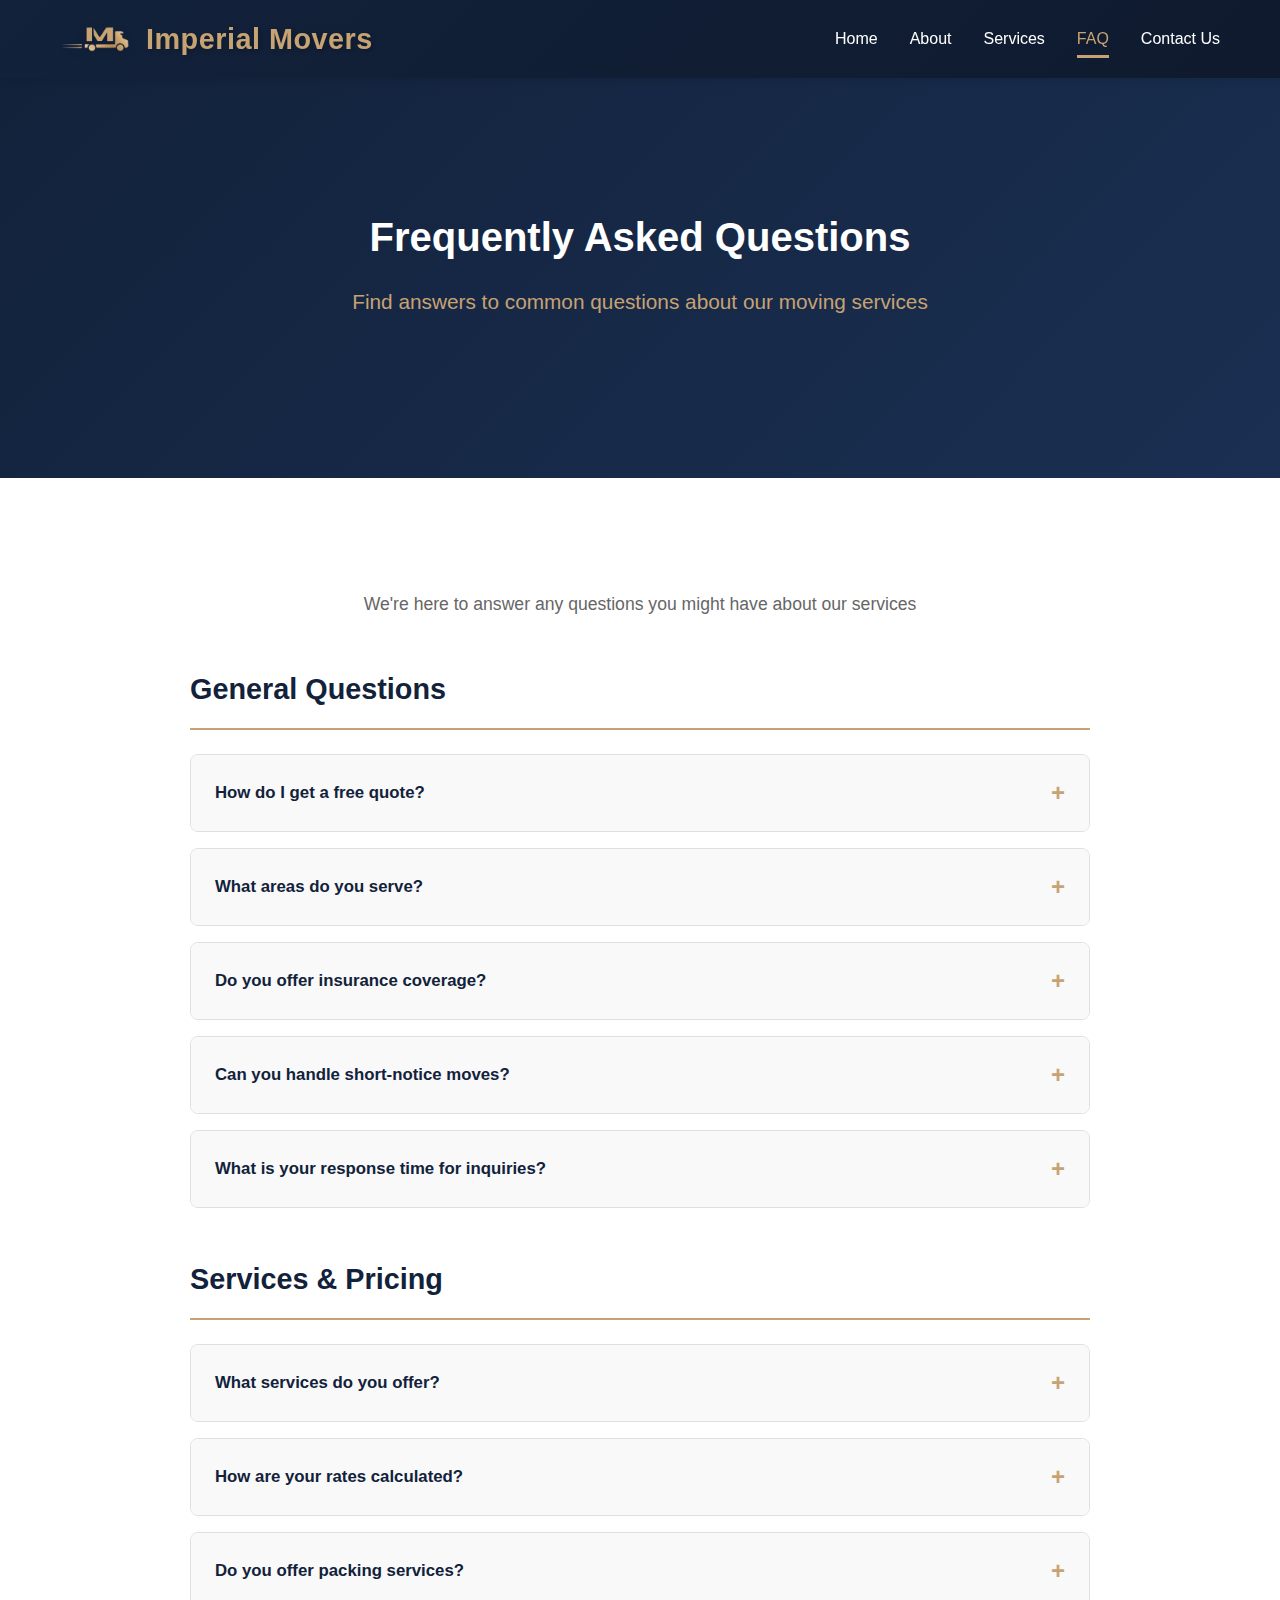
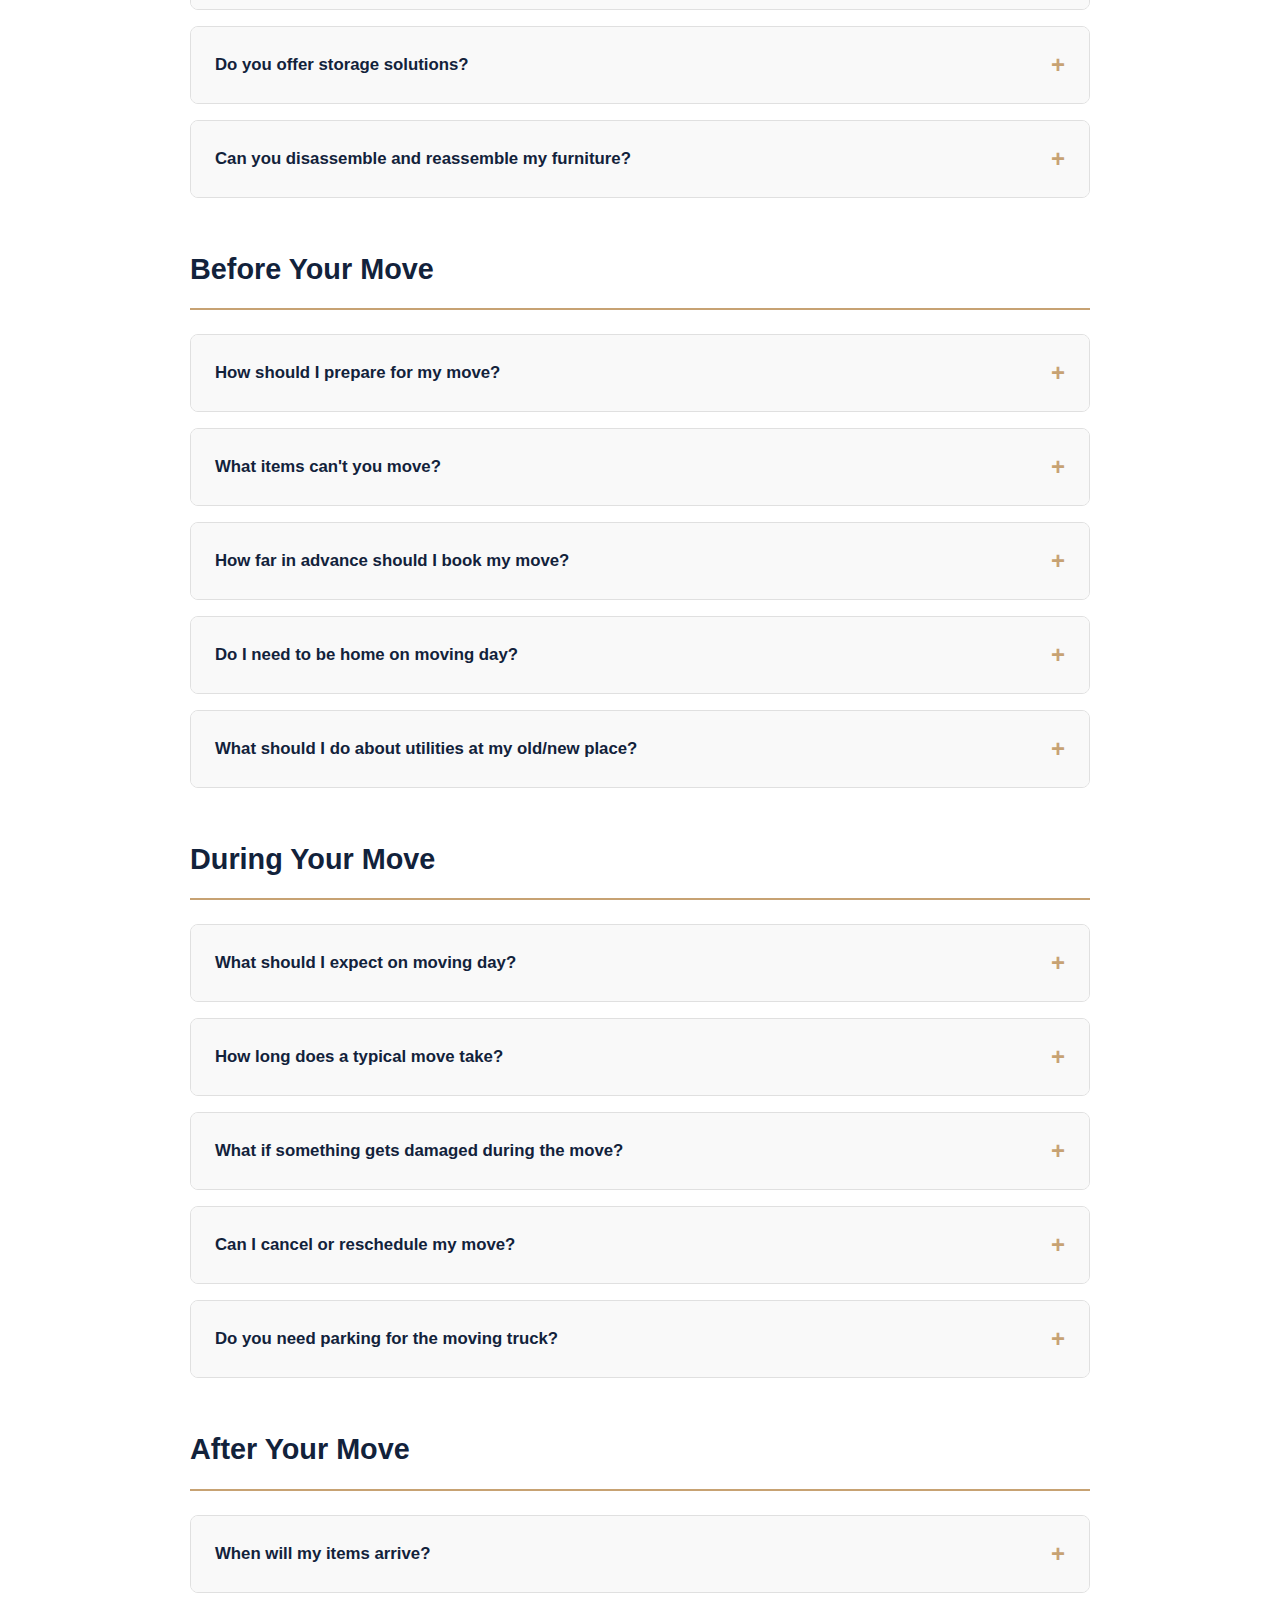
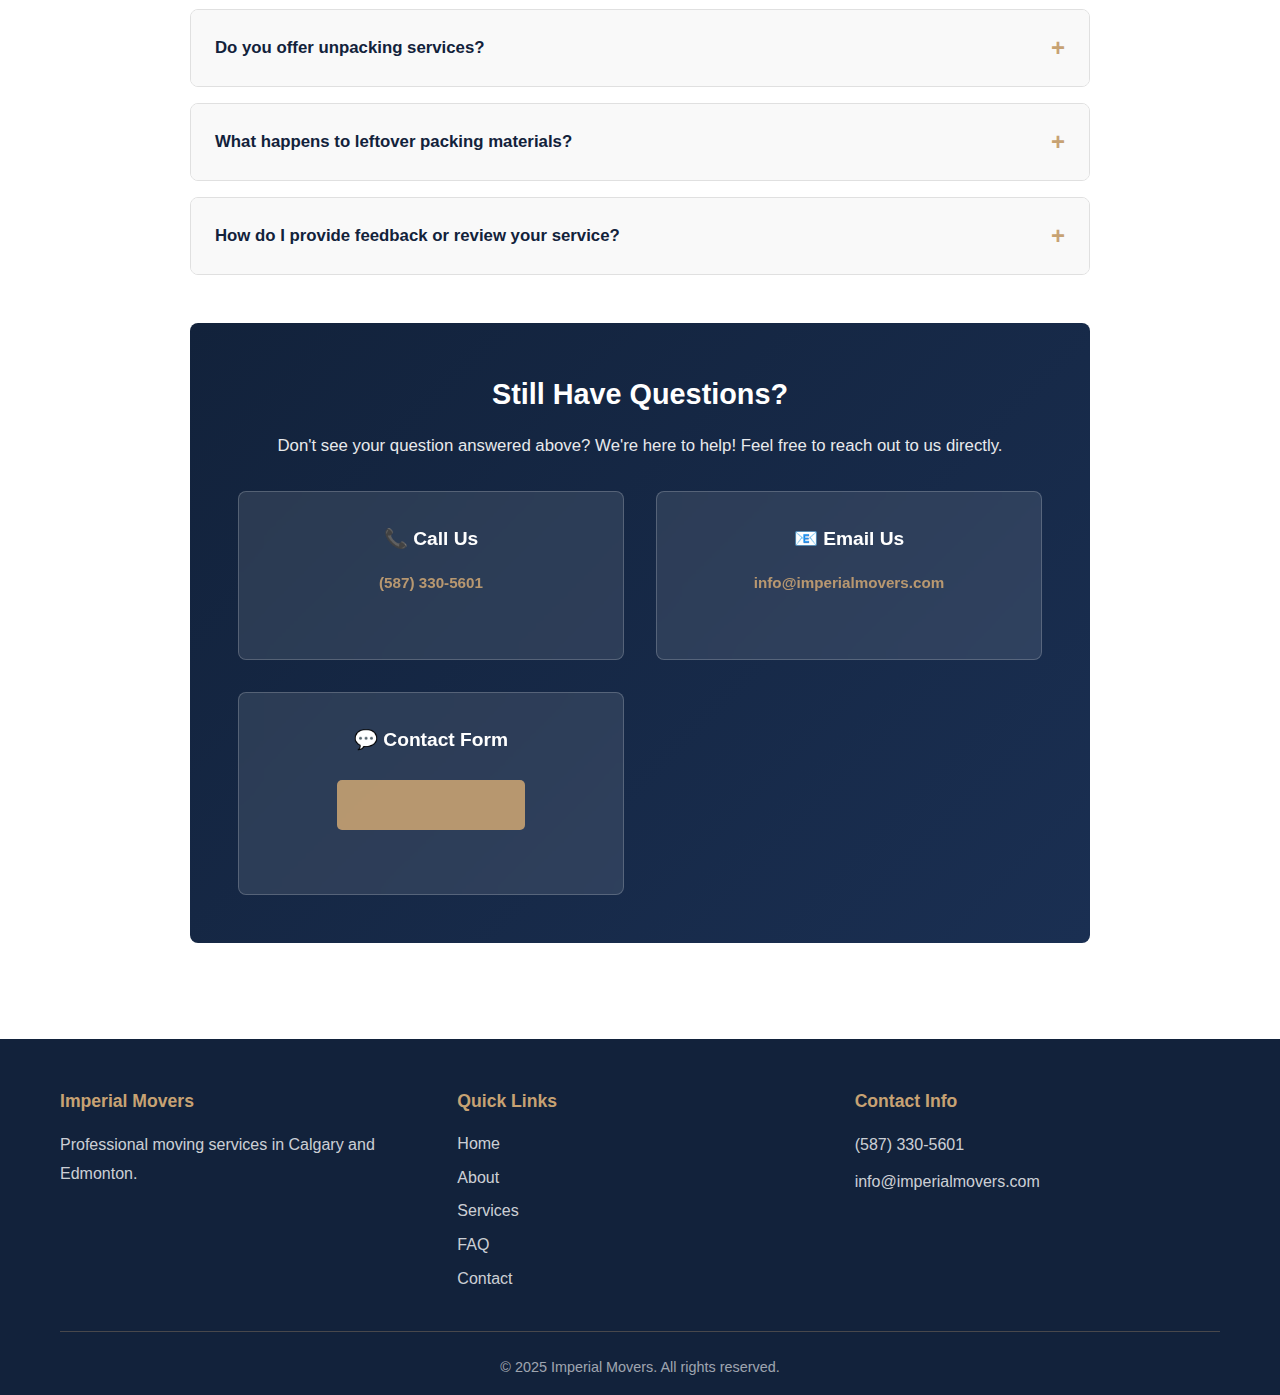
<file: faq.html>
<!DOCTYPE html>
<html lang="en">
<head>
    <meta charset="UTF-8">
    <meta name="viewport" content="width=device-width, initial-scale=1.0">
    <meta name="description" content="Frequently asked questions about Imperial Movers - moving services in Calgary and Edmonton. Learn about our process, pricing, and services.">
    <meta name="keywords" content="moving FAQs Calgary Edmonton, moving questions, how to prepare for a move, moving tips">
    <meta name="author" content="Imperial Movers">
    <meta name="robots" content="index, follow">
    <meta property="og:title" content="FAQ - Imperial Movers">
    <meta property="og:description" content="Find answers to common questions about moving services in Calgary and Edmonton.">
    <meta property="og:type" content="website">
    <meta property="og:url" content="https://imperialmovers.com/faq.html">
    <link rel="canonical" href="https://imperialmovers.com/faq.html">
    <title>Moving FAQs & Questions | Imperial Movers Calgary & Edmonton</title>
    <link rel="stylesheet" href="styles.css">
</head>
<body>
    <!-- Navigation -->
    <nav class="navbar">
        <div class="container">
            <div class="nav-wrapper">
                <a href="index.html" class="logo">
                    <img src="assets/imperial-movers-logo-no-title.png" alt="Imperial Movers Logo" class="logo-image">
                    <h1>Imperial Movers</h1>
                </a>
                <button class="menu-toggle" id="menuToggle">
                    <span></span>
                    <span></span>
                    <span></span>
                </button>
                <ul class="nav-menu" id="navMenu">
                    <li><a href="index.html">Home</a></li>
                    <li><a href="about.html">About</a></li>
                    <li><a href="services.html">Services</a></li>
                    <li><a href="faq.html" class="active">FAQ</a></li>
                    <li><a href="contact.html">Contact Us</a></li>
                </ul>
            </div>
        </div>
    </nav>

    <!-- Hero Section -->
    <section class="page-hero">
        <div class="hero-content">
            <h1>Frequently Asked Questions</h1>
            <p>Find answers to common questions about our moving services</p>
        </div>
    </section>

    <!-- FAQ Content -->
    <section class="page-content">
        <div class="container">
            <div class="faq-container">
                <div class="section-header">
                    <p class="section-subtitle">We're here to answer any questions you might have about our services</p>
                </div>

                <!-- FAQ Categories -->
                <div class="faq-wrapper">
                    <!-- General Questions -->
                    <div class="faq-category">
                        <h2 class="faq-category-title">General Questions</h2>
                        
                        <div class="faq-accordion-item">
                            <button class="faq-accordion-header" onclick="toggleFaq(this)">
                                <span class="faq-question">How do I get a free quote?</span>
                                <span class="faq-toggle-icon">+</span>
                            </button>
                            <div class="faq-accordion-body">
                                <p>Getting a quote is easy! You can either fill out our online contact form, call us directly at <a href="tel:+15873305601">(587) 330-5601</a>, or email us at <a href="mailto:info@imperialmovers.com">info@imperialmovers.com</a>. We'll ask you a few questions about your move and provide you with a free, no-obligation estimate within 24 hours.</p>
                            </div>
                        </div>

                        <div class="faq-accordion-item">
                            <button class="faq-accordion-header" onclick="toggleFaq(this)">
                                <span class="faq-question">What areas do you serve?</span>
                                <span class="faq-toggle-icon">+</span>
                            </button>
                            <div class="faq-accordion-body">
                                <p>Currently, we serve Calgary and Edmonton with professional moving services. We're expanding to serve more of Canada soon! If you're in an area we don't currently service, please contact us to inquire about future availability.</p>
                            </div>
                        </div>

                        <div class="faq-accordion-item">
                            <button class="faq-accordion-header" onclick="toggleFaq(this)">
                                <span class="faq-question">Do you offer insurance coverage?</span>
                                <span class="faq-toggle-icon">+</span>
                            </button>
                            <div class="faq-accordion-body">
                                <p>Yes! All of our moves include comprehensive insurance coverage for your belongings. We take the protection of your items very seriously. During your quote consultation, we can discuss coverage options and answer any specific questions about what's protected.</p>
                            </div>
                        </div>

                        <div class="faq-accordion-item">
                            <button class="faq-accordion-header" onclick="toggleFaq(this)">
                                <span class="faq-question">Can you handle short-notice moves?</span>
                                <span class="faq-toggle-icon">+</span>
                            </button>
                            <div class="faq-accordion-body">
                                <p>We do our best to accommodate short-notice moves! Availability depends on our current schedule and the specifics of your move. We recommend calling us as soon as possible to check availability. Our team is experienced at working quickly when needed without compromising on quality.</p>
                            </div>
                        </div>

                        <div class="faq-accordion-item">
                            <button class="faq-accordion-header" onclick="toggleFaq(this)">
                                <span class="faq-question">What is your response time for inquiries?</span>
                                <span class="faq-toggle-icon">+</span>
                            </button>
                            <div class="faq-accordion-body">
                                <p>We typically respond to all inquiries within 24 hours during business days. For urgent matters or immediate assistance, we recommend calling us directly at one of our office numbers. Our business hours are Monday-Friday 8AM-6PM and Saturday-Sunday 9AM-4PM (local time).</p>
                            </div>
                        </div>
                    </div>

                    <!-- Services & Pricing -->
                    <div class="faq-category">
                        <h2 class="faq-category-title">Services & Pricing</h2>
                        
                        <div class="faq-accordion-item">
                            <button class="faq-accordion-header" onclick="toggleFaq(this)">
                                <span class="faq-question">What services do you offer?</span>
                                <span class="faq-toggle-icon">+</span>
                            </button>
                            <div class="faq-accordion-body">
                                <p>We offer a comprehensive range of moving services including residential moving, commercial moving, packing services, unpacking services, furniture assembly/disassembly, specialty item moving, and temporary storage solutions. For a complete list of services and detailed information, visit our Services page.</p>
                            </div>
                        </div>

                        <div class="faq-accordion-item">
                            <button class="faq-accordion-header" onclick="toggleFaq(this)">
                                <span class="faq-question">How are your rates calculated?</span>
                                <span class="faq-toggle-icon">+</span>
                            </button>
                            <div class="faq-accordion-body">
                                <p>Our rates are calculated based on several factors: the distance of your move, the volume/weight of your belongings, the complexity of the move, and any additional services you require (packing, storage, etc.). During your free quote, we'll break down all costs so you understand exactly what you're paying for.</p>
                            </div>
                        </div>

                        <div class="faq-accordion-item">
                            <button class="faq-accordion-header" onclick="toggleFaq(this)">
                                <span class="faq-question">Do you offer packing services?</span>
                                <span class="faq-toggle-icon">+</span>
                            </button>
                            <div class="faq-accordion-body">
                                <p>Absolutely! We offer professional packing services where our experts carefully pack your belongings using quality materials to ensure maximum protection. You can choose full packing, partial packing, or just rent packing supplies from us. Our team knows how to properly pack delicate items, electronics, furniture, and more.</p>
                            </div>
                        </div>

                        <div class="faq-accordion-item">
                            <button class="faq-accordion-header" onclick="toggleFaq(this)">
                                <span class="faq-question">Do you offer storage solutions?</span>
                                <span class="faq-toggle-icon">+</span>
                            </button>
                            <div class="faq-accordion-body">
                                <p>Yes! We offer temporary and long-term storage solutions for situations where you need to store your belongings between moves. Our facilities are climate-controlled and secure. We can arrange storage for a few days, weeks, months, or longer depending on your needs.</p>
                            </div>
                        </div>

                        <div class="faq-accordion-item">
                            <button class="faq-accordion-header" onclick="toggleFaq(this)">
                                <span class="faq-question">Can you disassemble and reassemble my furniture?</span>
                                <span class="faq-toggle-icon">+</span>
                            </button>
                            <div class="faq-accordion-body">
                                <p>Yes! Our team can carefully disassemble your furniture for safe transport and reassemble it in your new location. We keep all hardware organized and take photos during the process to ensure accurate reassembly. This service is included in most of our moving packages or available as an add-on.</p>
                            </div>
                        </div>
                    </div>

                    <!-- Before Your Move -->
                    <div class="faq-category">
                        <h2 class="faq-category-title">Before Your Move</h2>
                        
                        <div class="faq-accordion-item">
                            <button class="faq-accordion-header" onclick="toggleFaq(this)">
                                <span class="faq-question">How should I prepare for my move?</span>
                                <span class="faq-toggle-icon">+</span>
                            </button>
                            <div class="faq-accordion-body">
                                <p>Here are the key steps: (1) Declutter and get rid of items you don't need, (2) Create an inventory of what you're moving, (3) Notify utilities, subscriptions, and important contacts of your address change, (4) Schedule your move well in advance, (5) Gather packing materials or use our packing service, (6) Prepare a moving day essentials box, and (7) Confirm details with us 48 hours before your move.</p>
                            </div>
                        </div>

                        <div class="faq-accordion-item">
                            <button class="faq-accordion-header" onclick="toggleFaq(this)">
                                <span class="faq-question">What items can't you move?</span>
                                <span class="faq-toggle-icon">+</span>
                            </button>
                            <div class="faq-accordion-body">
                                <p>For safety and legal reasons, we cannot move hazardous materials including: flammable liquids, explosives, perishable foods, live plants or animals, firearms, or items that violate transportation regulations. We also avoid moving valuable items like jewelry or important documents unless special arrangements are made. Please inform us of any special items during your quote consultation.</p>
                            </div>
                        </div>

                        <div class="faq-accordion-item">
                            <button class="faq-accordion-header" onclick="toggleFaq(this)">
                                <span class="faq-question">How far in advance should I book my move?</span>
                                <span class="faq-toggle-icon">+</span>
                            </button>
                            <div class="faq-accordion-body">
                                <p>We recommend booking your move at least 2-4 weeks in advance, especially during peak moving season (May-September). However, we understand that sometimes moves happen on short notice, and we'll do our best to accommodate your timeline. The sooner you book, the better selection of dates and times you'll have available.</p>
                            </div>
                        </div>

                        <div class="faq-accordion-item">
                            <button class="faq-accordion-header" onclick="toggleFaq(this)">
                                <span class="faq-question">Do I need to be home on moving day?</span>
                                <span class="faq-toggle-icon">+</span>
                            </button>
                            <div class="faq-accordion-body">
                                <p>While it's helpful if you're available, it's not always necessary. If you can't be there, make sure someone authorized is present to provide access and answer questions about the move. You should be available before and after the move to do a final walkthrough and ensure all your items have been loaded/unloaded correctly.</p>
                            </div>
                        </div>

                        <div class="faq-accordion-item">
                            <button class="faq-accordion-header" onclick="toggleFaq(this)">
                                <span class="faq-question">What should I do about utilities at my old/new place?</span>
                                <span class="faq-toggle-icon">+</span>
                            </button>
                            <div class="faq-accordion-body">
                                <p>Schedule disconnections and connections with your utility companies at least 2-3 weeks before your move. Contact: gas, electric, water, internet/cable, and any other services. We recommend scheduling the disconnect for the day after your move and the connection for the day before or the day of your move. Keep confirmation numbers for reference.</p>
                            </div>
                        </div>
                    </div>

                    <!-- During Your Move -->
                    <div class="faq-category">
                        <h2 class="faq-category-title">During Your Move</h2>
                        
                        <div class="faq-accordion-item">
                            <button class="faq-accordion-header" onclick="toggleFaq(this)">
                                <span class="faq-question">What should I expect on moving day?</span>
                                <span class="faq-toggle-icon">+</span>
                            </button>
                            <div class="faq-accordion-body">
                                <p>Our team will arrive at the agreed time with our moving truck and equipment. They'll inspect your items, confirm the inventory, and begin loading carefully. We use proper techniques and padding to protect your belongings. The duration depends on the size of your move (typically 2-6 hours). Once everything is loaded, we'll transport it to your new location and unload with the same care.</p>
                            </div>
                        </div>

                        <div class="faq-accordion-item">
                            <button class="faq-accordion-header" onclick="toggleFaq(this)">
                                <span class="faq-question">How long does a typical move take?</span>
                                <span class="faq-toggle-icon">+</span>
                            </button>
                            <div class="faq-accordion-body">
                                <p>Move duration varies based on size and complexity. Local moves typically take 2-6 hours depending on the volume of items. Longer-distance moves may take a day or longer if not completed in one trip. We'll provide you with a time estimate during your quote consultation. Complex moves with heavy furniture or specialized items may take longer.</p>
                            </div>
                        </div>

                        <div class="faq-accordion-item">
                            <button class="faq-accordion-header" onclick="toggleFaq(this)">
                                <span class="faq-question">What if something gets damaged during the move?</span>
                                <span class="faq-toggle-icon">+</span>
                            </button>
                            <div class="faq-accordion-body">
                                <p>While we take every precaution to prevent damage, accidents can happen. All moves include comprehensive insurance coverage. If an item is damaged, please report it immediately to your moving team or contact us within 24 hours. We'll work with you and our insurance to resolve the claim quickly and fairly. Documentation is important, so keep photos and receipts when possible.</p>
                            </div>
                        </div>

                        <div class="faq-accordion-item">
                            <button class="faq-accordion-header" onclick="toggleFaq(this)">
                                <span class="faq-question">Can I cancel or reschedule my move?</span>
                                <span class="faq-toggle-icon">+</span>
                            </button>
                            <div class="faq-accordion-body">
                                <p>Yes, you can cancel or reschedule your move. We ask for at least 48 hours notice for cancellations or changes to avoid penalties. If you cancel within 48 hours of your scheduled move, cancellation fees may apply. Contact us as soon as possible if you need to make changes. We'll work with you to find a new date if you need to reschedule.</p>
                            </div>
                        </div>

                        <div class="faq-accordion-item">
                            <button class="faq-accordion-header" onclick="toggleFaq(this)">
                                <span class="faq-question">Do you need parking for the moving truck?</span>
                                <span class="faq-toggle-icon">+</span>
                            </button>
                            <div class="faq-accordion-body">
                                <p>Yes, we need accessible parking for our moving truck at both your old and new locations. Ideally, we'd like parking within 20-30 feet of the building entrance. If parking is tight, please let us know in advance so we can arrange for proper permits or plan accordingly. Restricted parking or difficult access may add time to your move.</p>
                            </div>
                        </div>
                    </div>

                    <!-- After Your Move -->
                    <div class="faq-category">
                        <h2 class="faq-category-title">After Your Move</h2>
                        
                        <div class="faq-accordion-item">
                            <button class="faq-accordion-header" onclick="toggleFaq(this)">
                                <span class="faq-question">When will my items arrive?</span>
                                <span class="faq-toggle-icon">+</span>
                            </button>
                            <div class="faq-accordion-body">
                                <p>For local moves, items typically arrive on the same day. The exact delivery time depends on distance, load size, and traffic. For longer-distance moves, delivery times vary. We'll provide you with an estimated delivery window and contact you before arriving at your new location. If you need items on a specific date, let us know during your quote consultation.</p>
                            </div>
                        </div>

                        <div class="faq-accordion-item">
                            <button class="faq-accordion-header" onclick="toggleFaq(this)">
                                <span class="faq-question">Do you offer unpacking services?</span>
                                <span class="faq-toggle-icon">+</span>
                            </button>
                            <div class="faq-accordion-body">
                                <p>Yes! We offer full unpacking services where our team will unpack your boxes, break down boxes, and organize your items as you direct. We can also offer partial unpacking of fragile items or furniture. Unpacking services save you time and effort after your move. Ask about our unpacking packages during your quote consultation.</p>
                            </div>
                        </div>

                        <div class="faq-accordion-item">
                            <button class="faq-accordion-header" onclick="toggleFaq(this)">
                                <span class="faq-question">What happens to leftover packing materials?</span>
                                <span class="faq-toggle-icon">+</span>
                            </button>
                            <div class="faq-accordion-body">
                                <p>We can remove leftover packing materials for you if requested. Boxes can often be recycled or reused. We can arrange proper disposal or recycling of materials, and we even offer a box buy-back program if you'd like to recover some money. Just let us know your preference, and we'll handle it professionally.</p>
                            </div>
                        </div>

                        <div class="faq-accordion-item">
                            <button class="faq-accordion-header" onclick="toggleFaq(this)">
                                <span class="faq-question">How do I provide feedback or review your service?</span>
                                <span class="faq-toggle-icon">+</span>
                            </button>
                            <div class="faq-accordion-body">
                                <p>We'd love to hear about your experience! You can contact us directly with feedback, leave a review on our website, or share your experience on Google Maps, Facebook, or other review platforms. Your feedback helps us improve our services. If you had any issues, please contact us directly so we can make it right.</p>
                            </div>
                        </div>
                    </div>
                </div>

                <!-- Still Have Questions -->
                <div class="faq-contact-section">
                    <h3>Still Have Questions?</h3>
                    <p>Don't see your question answered above? We're here to help! Feel free to reach out to us directly.</p>
                    <div class="faq-contact-options">
                        <div class="faq-contact-option">
                            <h4>📞 Call Us</h4>
                            <p><a href="tel:+15873305601">(587) 330-5601</a></p>
                        </div>
                        <div class="faq-contact-option">
                            <h4>📧 Email Us</h4>
                            <p><a href="mailto:info@imperialmovers.com">info@imperialmovers.com</a></p>
                        </div>
                        <div class="faq-contact-option">
                            <h4>💬 Contact Form</h4>
                            <p><a href="contact.html" class="link-button">Send us a message</a></p>
                        </div>
                    </div>
                </div>
            </div>
        </div>
    </section>

    <!-- Footer -->
    <footer>
        <div class="container">
            <div class="footer-content">
                <div class="footer-section">
                    <h4>Imperial Movers</h4>
                    <p>Professional moving services in Calgary and Edmonton.</p>
                </div>
                <div class="footer-section">
                    <h4>Quick Links</h4>
                    <ul>
                        <li><a href="index.html">Home</a></li>
                        <li><a href="about.html">About</a></li>
                        <li><a href="services.html">Services</a></li>
                        <li><a href="faq.html">FAQ</a></li>
                        <li><a href="contact.html">Contact</a></li>
                    </ul>
                </div>
                <div class="footer-section">
                    <h4>Contact Info</h4>
                    <p><a href="tel:+15873305601">(587) 330-5601</a></p>
                    <p><a href="mailto:info@imperialmovers.com">info@imperialmovers.com</a></p>
                </div>
            </div>
            <div class="footer-bottom">
                <p>&copy; 2025 Imperial Movers. All rights reserved.</p>
            </div>
        </div>
    </footer>

    <script src="scripts.js"></script>
</body>
</html>
</file>
<file: styles.css>
/* =====================================================
   IMPERIAL MOVERS - GLOBAL STYLES
   ===================================================== */

* {
    margin: 0;
    padding: 0;
    box-sizing: border-box;
}

:root {
    --dark-blue: #12223b;
    --gold: #c7a273;
    --light-gray: #f5f5f5;
    --dark-gray: #333;
    --border-radius: 8px;
    --transition: all 0.3s ease;
    --shadow-sm: 0 2px 8px rgba(0, 0, 0, 0.08);
    --shadow-md: 0 8px 20px rgba(0, 0, 0, 0.12);
    --shadow-lg: 0 15px 40px rgba(0, 0, 0, 0.15);
}

html {
    scroll-behavior: smooth;
}

body {
    font-family: 'Segoe UI', Tahoma, Geneva, Verdana, sans-serif;
    line-height: 1.6;
    color: var(--dark-gray);
    background-color: #fff;
    overflow-x: hidden;
}

.container {
    max-width: 1200px;
    margin: 0 auto;
    padding: 0 20px;
}

/* =====================================================
   SECTION HEADERS
   ===================================================== */

.section-header {
    text-align: center;
    margin-bottom: 3rem;
}

.section-header h2 {
    font-size: 2.8rem;
    color: var(--dark-blue);
    margin-bottom: 1rem;
    font-weight: 800;
    letter-spacing: -0.5px;
}

.header-line {
    width: 80px;
    height: 5px;
    background: linear-gradient(90deg, var(--gold), #d9b88a);
    margin: 1rem auto;
    border-radius: 10px;
}

.section-subtitle {
    font-size: 1.1rem;
    color: #666;
    margin-top: 1rem;
}

/* =====================================================
   NAVIGATION & HEADER
   ===================================================== */

.navbar {
    background: linear-gradient(135deg, var(--dark-blue) 0%, #0f1a2e 100%);
    padding: 1rem 0;
    position: sticky;
    top: 0;
    z-index: 1000;
    box-shadow: var(--shadow-md);
    backdrop-filter: blur(10px);
    background-color: rgba(18, 34, 59, 0.95);
}

.nav-wrapper {
    display: flex;
    justify-content: space-between;
    align-items: center;
}

.logo {
    display: flex;
    align-items: center;
    gap: 1rem;
    text-decoration: none;
    cursor: pointer;
    transition: var(--transition);
}

.logo:hover {
    opacity: 0.9;
}

.logo-image {
    width: 70px;
    object-fit: contain;
    filter: drop-shadow(0 2px 4px rgba(0, 0, 0, 0.2));
    transition: var(--transition);
}

.logo:hover .logo-image {
    transform: scale(1.05);
    filter: drop-shadow(0 4px 8px rgba(0, 0, 0, 0.3));
}

.logo h1 {
    color: var(--gold);
    font-size: 1.6rem;
    font-weight: 800;
    letter-spacing: 0.5px;
    text-shadow: 2px 2px 4px rgba(0, 0, 0, 0.2);
    margin: 0;
}

.nav-menu {
    display: flex;
    list-style: none;
    gap: 2rem;
}

.nav-menu a {
    color: white;
    text-decoration: none;
    font-weight: 600;
    transition: var(--transition);
    padding: 0.5rem 0;
    border-bottom: 3px solid transparent;
    position: relative;
}

.nav-menu a::after {
    content: '';
    position: absolute;
    bottom: -3px;
    left: 0;
    width: 0;
    height: 3px;
    background-color: var(--gold);
    transition: width 0.3s ease;
}

.nav-menu a:hover::after,
.nav-menu a.active::after {
    width: 100%;
}

.nav-menu a:hover,
.nav-menu a.active {
    color: var(--gold);
}

.menu-toggle {
    display: none;
    flex-direction: column;
    background: none;
    border: none;
    cursor: pointer;
    gap: 0.5rem;
}

.menu-toggle span {
    width: 25px;
    height: 3px;
    background-color: white;
    border-radius: 2px;
    transition: var(--transition);
}

.menu-toggle.active span:nth-child(1) {
    transform: rotate(45deg) translate(10px, 10px);
}

.menu-toggle.active span:nth-child(2) {
    opacity: 0;
}

.menu-toggle.active span:nth-child(3) {
    transform: rotate(-45deg) translate(7px, -7px);
}

/* =====================================================
   HERO SECTION
   ===================================================== */

/* =====================================================
   HERO SECTION
   ===================================================== */

.hero {
    position: relative;
    min-height: 650px;
    background: linear-gradient(135deg, var(--dark-blue) 0%, #1a2f52 50%, #0f1a2e 100%);
    display: flex;
    align-items: center;
    justify-content: center;
    overflow: hidden;
    color: white;
    padding: 3rem 0;
}

.hero-background {
    position: absolute;
    top: 0;
    left: 0;
    right: 0;
    bottom: 0;
    overflow: hidden;
    z-index: 1;
}

.hero-particles {
    position: absolute;
    top: 0;
    left: 0;
    right: 0;
    bottom: 0;
    background: 
        radial-gradient(circle at 20% 50%, rgba(199, 162, 115, 0.12) 0%, transparent 50%),
        radial-gradient(circle at 80% 80%, rgba(199, 162, 115, 0.06) 0%, transparent 50%);
    pointer-events: none;
}

.hero-shapes {
    position: absolute;
    width: 100%;
    height: 100%;
    top: 0;
    left: 0;
    display: none;
}

.shape {
    position: absolute;
    border-radius: 50%;
    opacity: 0.03;
}

.shape-1 {
    width: 400px;
    height: 400px;
    background: var(--gold);
    top: -100px;
    right: -100px;
    animation: float 20s ease-in-out infinite;
}

.shape-2 {
    width: 300px;
    height: 300px;
    background: var(--gold);
    bottom: -50px;
    left: 10%;
    animation: float 25s ease-in-out infinite reverse;
}

.shape-3 {
    width: 200px;
    height: 200px;
    background: var(--gold);
    top: 50%;
    right: 10%;
    animation: float 30s ease-in-out infinite;
}

.hero-content-wrapper {
    position: relative;
    z-index: 2;
    display: grid;
    grid-template-columns: 1fr 1fr;
    gap: 3rem;
    align-items: center;
    width: 100%;
    max-width: 1200px;
    padding: 0 20px;
    margin: 0 auto;
}

.hero-left {
    animation: slideInLeft 0.8s cubic-bezier(0.34, 1.56, 0.64, 1);
}

.hero-right {
    animation: slideInRight 0.8s cubic-bezier(0.34, 1.56, 0.64, 1) 0.2s both;
}

.hero-badge {
    display: inline-block;
    background: rgba(199, 162, 115, 0.2);
    border: 1px solid rgba(199, 162, 115, 0.5);
    color: var(--gold);
    padding: 0.5rem 1.2rem;
    border-radius: 50px;
    font-size: 0.85rem;
    font-weight: 600;
    margin-bottom: 1.5rem;
    backdrop-filter: blur(10px);
}

.hero-title {
    font-size: 4rem;
    font-weight: 900;
    line-height: 1.1;
    margin-bottom: 1.5rem;
    letter-spacing: -1px;
}

.text-gradient {
    background: linear-gradient(135deg, var(--gold), #d9b88a);
    -webkit-background-clip: text;
    -webkit-text-fill-color: transparent;
    background-clip: text;
}

.hero-description {
    font-size: 1.15rem;
    line-height: 1.8;
    color: rgba(255, 255, 255, 0.9);
    margin-bottom: 2.5rem;
    max-width: 500px;
}

.hero-stats {
    display: grid;
    justify-items: center;
    grid-template-columns: repeat(3, 1fr);
    gap: 2rem;
    margin-bottom: 2.5rem;
    padding: 2rem 0;
    border-top: 1px solid rgba(199, 162, 115, 0.3);
    border-bottom: 1px solid rgba(199, 162, 115, 0.3);
}

.stat-item {
    text-align: left;
}

.stat-number {
    font-size: 2.2rem;
    font-weight: 900;
    color: var(--gold);
}

.stat-label {
    font-size: 0.9rem;
    color: rgba(255, 255, 255, 0.7);
    margin-top: 0.3rem;
    text-transform: uppercase;
    letter-spacing: 0.5px;
}

.hero-visual {
    position: relative;
    height: 400px;
    display: flex;
    align-items: center;
    justify-content: center;

    svg {
        overflow: visible;
    }
}

.hero-illustration {
    width: 100%;
    max-width: 400px;
    height: auto;
    filter: drop-shadow(0 10px 30px rgba(199, 162, 115, 0.3));
}

.truck-animation {
    animation: truck-move 4s ease-in-out infinite;
}

.checkmark-animation {
    animation: checkmark-draw 1s ease-out 0.5s both;
}

@keyframes truck-move {
    0%, 100% {
        transform: translateX(0);
    }
    50% {
        transform: translateX(20px);
    }
}

@keyframes checkmark-draw {
    from {
        stroke-dasharray: 100;
        stroke-dashoffset: 100;
        opacity: 0;
    }
    to {
        stroke-dasharray: 100;
        stroke-dashoffset: 0;
        opacity: 1;
    }
}

.hero-overlay {
    position: absolute;
    top: 0;
    left: 0;
    right: 0;
    bottom: 0;
    background: none;
    pointer-events: none;
}

@keyframes float {
    0%, 100% {
        transform: translateY(0px);
    }
    50% {
        transform: translateY(-30px);
    }
}

@keyframes rotate {
    from {
        transform: rotateZ(0deg);
    }
    to {
        transform: rotateZ(360deg);
    }
}

@keyframes bounce {
    0%, 100% {
        transform: translateY(0);
    }
    50% {
        transform: translateY(10px);
    }
}

@keyframes slideInDown {
    from {
        opacity: 0;
        transform: translateY(-50px);
    }
    to {
        opacity: 1;
        transform: translateY(0);
    }
}

@keyframes slideInUp {
    from {
        opacity: 0;
        transform: translateY(50px);
    }
    to {
        opacity: 1;
        transform: translateY(0);
    }
}

.page-hero {
    position: relative;
    height: 400px;
    background: linear-gradient(135deg, var(--dark-blue) 0%, #1a2f52 100%);
    display: flex;
    align-items: center;
    justify-content: center;
    text-align: center;
    color: white;
}

.page-hero .hero-content {
    flex: auto;
    padding: 0;
}

.page-hero .hero-content h1 {
    font-size: 2.5rem;
}

/* =====================================================
   BUTTONS & LINKS
   ===================================================== */

.cta-button,
.secondary-button,
.submit-button {
    display: inline-block;
    padding: 1rem 2.5rem;
    border: none;
    border-radius: var(--border-radius);
    font-size: 1rem;
    font-weight: 700;
    text-decoration: none;
    cursor: pointer;
    transition: var(--transition);
    position: relative;
    overflow: hidden;
}

.cta-button::before,
.secondary-button::before {
    content: '';
    position: absolute;
    top: 50%;
    left: 50%;
    width: 0;
    height: 0;
    border-radius: 50%;
    background: rgba(255, 255, 255, 0.3);
    transform: translate(-50%, -50%);
    transition: width 0.6s, height 0.6s;
}

.cta-button:hover::before,
.secondary-button:hover::before {
    width: 300px;
    height: 300px;
}

.cta-button {
    background: linear-gradient(135deg, var(--gold) 0%, #d9b88a 100%);
    color: var(--dark-blue);
    box-shadow: 0 5px 15px rgba(199, 162, 115, 0.3);
}

.cta-button:hover {
    transform: translateY(-3px);
    box-shadow: 0 10px 30px rgba(199, 162, 115, 0.5);
}

.secondary-button {
    background-color: transparent;
    color: white;
    border: 2px solid var(--gold);
}

.secondary-button:hover {
    background-color: var(--gold);
    color: var(--dark-blue);
    transform: translateY(-3px);
    box-shadow: 0 8px 20px rgba(199, 162, 115, 0.4);
}

.submit-button {
    background: linear-gradient(135deg, var(--gold) 0%, #d9b88a 100%);
    color: var(--dark-blue);
    width: 100%;
    margin-top: 1rem;
    box-shadow: 0 5px 15px rgba(199, 162, 115, 0.3);
}

.submit-button:hover {
    transform: translateY(-2px);
    box-shadow: 0 10px 30px rgba(199, 162, 115, 0.5);
}

/* =====================================================
   FEATURES SECTION
   ===================================================== */

.features {
    padding: 6rem 0;
    background: linear-gradient(180deg, #fff 0%, #f8f9fb 100%);
    position: relative;
}

.features-grid {
    display: grid;
    grid-template-columns: repeat(auto-fit, minmax(250px, 1fr));
    gap: 2.5rem;
}

.feature-card {
    background: white;
    padding: 2.5rem;
    border-radius: 12px;
    text-align: center;
    transition: var(--transition);
    border-top: 4px solid var(--gold);
    box-shadow: var(--shadow-sm);
    position: relative;
    overflow: hidden;
}

.feature-card::before {
    content: '';
    position: absolute;
    top: 0;
    left: 0;
    right: 0;
    bottom: 0;
    background: linear-gradient(135deg, rgba(199, 162, 115, 0.05) 0%, transparent 100%);
    opacity: 0;
    transition: opacity 0.3s ease;
}

.feature-card:hover {
    transform: translateY(-15px);
    box-shadow: var(--shadow-lg);
}

.feature-card:hover::before {
    opacity: 1;
}

.feature-icon-wrapper {
    width: 80px;
    height: 80px;
    margin: 0 auto 1.5rem;
    background: linear-gradient(135deg, rgba(199, 162, 115, 0.1) 0%, rgba(199, 162, 115, 0.05) 100%);
    border-radius: 12px;
    display: flex;
    align-items: center;
    justify-content: center;
    transition: var(--transition);
}

.feature-card:hover .feature-icon-wrapper {
    background: linear-gradient(135deg, rgba(199, 162, 115, 0.2) 0%, rgba(199, 162, 115, 0.1) 100%);
    transform: rotate(-5deg);
}

.feature-icon {
    width: 50px;
    height: 50px;
}

.feature-card h3 {
    color: var(--dark-blue);
    margin-bottom: 1rem;
    font-size: 1.3rem;
    font-weight: 700;
}

.feature-card p {
    color: #666;
    line-height: 1.6;
    font-size: 0.95rem;
}

/* =====================================================
   SERVICE HIGHLIGHTS
   ===================================================== */

.service-highlights {
    padding: 6rem 0;
    background-color: white;
}

.highlights-grid {
    display: grid;
    grid-template-columns: repeat(auto-fit, minmax(320px, 1fr));
    gap: 2.5rem;
    margin-bottom: 3rem;
}

.highlight-card {
    background: white;
    border-radius: 12px;
    overflow: hidden;
    box-shadow: var(--shadow-sm);
    transition: var(--transition);
    display: flex;
    flex-direction: column;
}

.highlight-card:hover {
    transform: translateY(-10px);
    box-shadow: var(--shadow-lg);
}

.card-image {
    position: relative;
    height: 250px;
    overflow: hidden;
}

.card-image img {
    width: 100%;
    height: 100%;
    object-fit: cover;
    transition: transform 0.5s ease;
}

.highlight-card:hover .card-image img {
    transform: scale(1.1);
}

.card-image::after {
    content: '';
    position: absolute;
    top: 0;
    left: 0;
    right: 0;
    bottom: 0;
    background: linear-gradient(135deg, rgba(199, 162, 115, 0.2) 0%, transparent 100%);
    opacity: 0;
    transition: opacity 0.3s ease;
}

.highlight-card:hover .card-image::after {
    opacity: 1;
}

.card-content {
    padding: 2rem;
    flex: 1;
    display: flex;
    flex-direction: column;
}

.highlight-card h3 {
    color: var(--dark-blue);
    margin-bottom: 1rem;
    font-size: 1.3rem;
    font-weight: 700;
}

.highlight-card p {
    color: #666;
    line-height: 1.6;
    flex: 1;
}

.service-cta {
    text-align: center;
}

/* =====================================================
   LOCATIONS SECTION
   ===================================================== */

.locations {
    padding: 6rem 0;
    background: linear-gradient(180deg, #f8f9fb 0%, #fff 100%);
}

.locations-grid {
    display: grid;
    grid-template-columns: repeat(auto-fit, minmax(300px, 1fr));
    gap: 2.5rem;
}

.location-card {
    background: linear-gradient(135deg, var(--dark-blue) 0%, #1a2f52 100%);
    background-size: cover;
    background-position: center;
    padding: 2.5rem;
    border-radius: 12px;
    color: white;
    text-align: center;
    transition: var(--transition);
    box-shadow: var(--shadow-md);
    position: relative;
    overflow: hidden;
    min-height: 300px;
    display: flex;
    flex-direction: column;
    justify-content: flex-end;
}

.location-overlay {
    position: absolute;
    top: 0;
    left: 0;
    right: 0;
    bottom: 0;
    background: linear-gradient(135deg, rgba(18, 34, 59, 0.85) 0%, rgba(26, 47, 82, 0.85) 100%);
    z-index: 1;
    transition: var(--transition);
}

.location-content {
    position: relative;
    z-index: 2;
}

.location-card::before {
    content: '';
    position: absolute;
    top: 0;
    left: 0;
    right: 0;
    bottom: 0;
    background: radial-gradient(circle at 100% 0%, rgba(199, 162, 115, 0.2) 0%, transparent 100%);
    opacity: 0;
    transition: opacity 0.3s ease;
    z-index: 3;
}

.location-card:hover {
    transform: scale(1.02);
    box-shadow: var(--shadow-lg);
}

.location-card:hover .location-overlay {
    background: linear-gradient(135deg, rgba(18, 34, 59, 0.75) 0%, rgba(26, 47, 82, 0.75) 100%);
}

.location-card:hover::before {
    opacity: 1;
}

.location-icon {
    width: 80px;
    height: 80px;
    margin: 0 auto 1.5rem;
    display: flex;
    align-items: center;
    justify-content: center;
}

.location-icon svg {
    width: 100%;
    height: 100%;
    animation: pulse 2s ease-in-out infinite;
}

.location-card.coming-soon .location-icon svg {
    animation: pulse-slow 3s ease-in-out infinite;
}

@keyframes pulse {
    0%, 100% {
        opacity: 1;
        transform: scale(1);
    }
    50% {
        opacity: 0.8;
        transform: scale(1.05);
    }
}

@keyframes pulse-slow {
    0%, 100% {
        opacity: 0.7;
        transform: scale(1);
    }
    50% {
        opacity: 1;
        transform: scale(1.08);
    }
}

.location-card h3 {
    color: var(--gold);
    font-size: 1.5rem;
    margin-bottom: 1rem;
    font-weight: 700;
}

.location-card p {
    line-height: 1.6;
    color: rgba(255, 255, 255, 0.9);
}

/* =====================================================
   CTA SECTION
   ===================================================== */

.cta-section {
    padding: 5rem 0;
    background: linear-gradient(135deg, rgba(18, 34, 59, 0.9) 0%, rgba(26, 47, 82, 0.9) 50%, rgba(15, 26, 46, 0.9) 100%),
                url('assets/guy-putting-boxes-in-van.jpg');
    background-size: cover;
    background-position: right center;
    background-attachment: fixed;
    color: white;
    text-align: center;
    position: relative;
    overflow: hidden;
}

.cta-section::before {
    content: '';
    position: absolute;
    top: -50%;
    right: -10%;
    width: 500px;
    height: 500px;
    border-radius: 50%;
    background: rgba(199, 162, 115, 0.05);
    z-index: 1;
}

.cta-section::after {
    content: '';
    position: absolute;
    bottom: -30%;
    left: -5%;
    width: 400px;
    height: 400px;
    border-radius: 50%;
    background: rgba(199, 162, 115, 0.03);
    z-index: 1;
}

.cta-section .container {
    position: relative;
    z-index: 2;
}

.cta-section h2 {
    font-size: 2.5rem;
    margin-bottom: 1rem;
    font-weight: 800;
}

.cta-section p {
    font-size: 1.1rem;
    margin-bottom: 2rem;
    color: var(--gold);
}

/* =====================================================
   FOOTER
   ===================================================== */

footer {
    background-color: var(--dark-blue);
    color: white;
    padding: 3rem 0 1rem;
}

.footer-content {
    display: grid;
    grid-template-columns: repeat(auto-fit, minmax(250px, 1fr));
    gap: 2rem;
    margin-bottom: 2rem;
}

.footer-section h4 {
    color: var(--gold);
    margin-bottom: 1rem;
    font-size: 1.1rem;
    font-weight: 700;
}

.footer-section p {
    line-height: 1.8;
    color: rgba(255, 255, 255, 0.8);
    margin-bottom: 0.5rem;
}

.footer-section ul {
    list-style: none;
}

.footer-section ul li {
    margin-bottom: 0.5rem;
}

.footer-section a {
    color: rgba(255, 255, 255, 0.8);
    text-decoration: none;
    transition: var(--transition);
    position: relative;
}

.footer-section a::after {
    content: '';
    position: absolute;
    bottom: 0;
    left: 0;
    width: 0;
    height: 2px;
    background-color: var(--gold);
    transition: width 0.3s ease;
}

.footer-section a:hover {
    color: var(--gold);
}

.footer-section a:hover::after {
    width: 100%;
}

.footer-bottom {
    border-top: 1px solid rgba(199, 162, 115, 0.3);
    padding-top: 1.5rem;
    text-align: center;
    color: rgba(255, 255, 255, 0.6);
    font-size: 0.9rem;
}

/* =====================================================
   PAGE CONTENT SECTIONS
   ===================================================== */

.page-content {
    padding: 4rem 0;
}

.about-section,
.values-section,
.team-section,
.commitment-section {
    margin-bottom: 4rem;
}

.about-section h2,
.values-section h2,
.team-section h2,
.commitment-section h2 {
    font-size: 2rem;
    color: var(--dark-blue);
    margin-bottom: 1.5rem;
    border-bottom: 3px solid var(--gold);
    padding-bottom: 1rem;
    font-weight: 700;
}

.about-section p {
    font-size: 1.05rem;
    line-height: 1.8;
    color: #555;
    margin-bottom: 1rem;
}

.values-grid {
    display: grid;
    grid-template-columns: repeat(auto-fit, minmax(250px, 1fr));
    gap: 2rem;
    margin-top: 2rem;
}

.value-card {
    background-color: var(--light-gray);
    padding: 2rem;
    border-radius: 12px;
    transition: var(--transition);
    border-left: 4px solid var(--gold);
    box-shadow: var(--shadow-sm);
}

.value-card:hover {
    transform: translateY(-8px);
    box-shadow: var(--shadow-md);
    background: white;
}

.value-card h3 {
    color: var(--dark-blue);
    margin-bottom: 0.8rem;
    font-weight: 700;
}

.value-card p {
    color: #666;
    line-height: 1.6;
}

.team-stats {
    display: grid;
    grid-template-columns: repeat(auto-fit, minmax(200px, 1fr));
    gap: 2rem;
    margin-top: 2rem;
}

.stat {
    text-align: center;
    padding: 2rem;
    background: linear-gradient(135deg, var(--dark-blue) 0%, #1a2f52 100%);
    border-radius: 12px;
    color: white;
    box-shadow: var(--shadow-md);
}

.stat h3 {
    font-size: 2.5rem;
    color: var(--gold);
    margin-bottom: 0.5rem;
    font-weight: 800;
}

.stat p {
    font-size: 1.05rem;
    font-weight: 500;
}

.commitment-list {
    list-style: none;
    margin-top: 1.5rem;
}

.commitment-list li {
    padding: 0.8rem 0;
    font-size: 1.05rem;
    border-bottom: 1px solid var(--light-gray);
    color: #555;
}

.commitment-list li:last-child {
    border-bottom: none;
}

/* =====================================================
   SERVICES PAGE STYLES
   ===================================================== */

.services-intro {
    text-align: center;
    font-size: 1.1rem;
    color: #555;
    margin-bottom: 3rem;
    padding: 1.5rem;
    background-color: var(--light-gray);
    border-radius: 12px;
    border-left: 5px solid var(--gold);
    box-shadow: var(--shadow-sm);
}

.services-list {
    margin-bottom: 4rem;
}

.service-item {
    background-color: white;
    padding: 2rem;
    margin-bottom: 2rem;
    border-radius: 12px;
    transition: var(--transition);
    border-left: 5px solid var(--gold);
    box-shadow: var(--shadow-sm);
}

.service-item:hover {
    box-shadow: var(--shadow-md);
    transform: translateX(5px);
}

.service-header {
    margin-bottom: 1rem;
}

.service-item h3 {
    color: var(--dark-blue);
    font-size: 1.4rem;
    margin-bottom: 0.5rem;
    font-weight: 700;
}

.service-item p {
    color: #555;
    line-height: 1.7;
    margin-bottom: 1rem;
}

.service-item ul {
    list-style: none;
    margin-left: 0;
}

.service-item li {
    color: #666;
    padding: 0.5rem 0;
    padding-left: 1.5rem;
}

.service-item li:before {
    content: "→ ";
    color: var(--gold);
    font-weight: bold;
    margin-right: 0.5rem;
}

.service-row {
    display: grid;
    grid-template-columns: 1fr 1fr;
    gap: 2rem;
    align-items: center;
}

.service-text {
    padding: 1rem;
}

.service-image {
    position: relative;
    overflow: hidden;
    border-radius: 12px;
    box-shadow: var(--shadow-md);
}

.service-image img {
    width: 100%;
    height: 300px;
    object-fit: cover;
    transition: transform 0.5s ease;
}

.service-item:hover .service-image img {
    transform: scale(1.08);
}

/* Video Showcase Section */
.video-showcase {
    margin: 3rem 0;
    padding: 2rem;
    background: linear-gradient(135deg, rgba(18, 34, 59, 0.5) 0%, rgba(26, 47, 82, 0.5) 100%);
    border-radius: 12px;
    border: 1px solid rgba(199, 162, 115, 0.3);
    text-align: center;
}

.video-showcase h2 {
    color: var(--gold);
    margin-bottom: 1.5rem;
    font-size: 2rem;
}

.video-container {
    position: relative;
    width: 100%;
    max-width: 800px;
    margin: 0 auto 1.5rem auto;
    border-radius: 8px;
    overflow: hidden;
    box-shadow: var(--shadow-lg);
    background: #000;
}

.video-container video {
    width: 100%;
    height: auto;
    display: block;
    border-radius: 8px;
}

.video-description {
    color: rgba(255, 255, 255, 0.9);
    font-size: 1rem;
    line-height: 1.6;
    max-width: 600px;
    margin: 0 auto;
}

.why-choose-us {
    background: linear-gradient(135deg, var(--dark-blue) 0%, #1a2f52 100%);
    color: white;
    padding: 3rem;
    border-radius: 12px;
    box-shadow: var(--shadow-lg);
}

.why-choose-us h2 {
    color: var(--gold);
    border-bottom-color: white;
}

.reasons-grid {
    display: grid;
    grid-template-columns: repeat(auto-fit, minmax(200px, 1fr));
    gap: 2rem;
    margin-top: 2rem;
}

.reason {
    text-align: center;
    padding: 1.5rem;
    background: rgba(255, 255, 255, 0.05);
    border-radius: 8px;
    transition: var(--transition);
}

.reason:hover {
    background: rgba(199, 162, 115, 0.1);
    transform: translateY(-5px);
}

.reason h4 {
    color: var(--gold);
    margin-bottom: 0.5rem;
    font-size: 1.1rem;
    font-weight: 700;
}

.reason p {
    color: rgba(255, 255, 255, 0.9);
}

/* =====================================================
   CONTACT PAGE STYLES
   ===================================================== */

.contact-wrapper {
    display: grid;
    grid-template-columns: 1fr 1fr;
    gap: 3rem;
}

.contact-form-section {
    background: linear-gradient(135deg, rgba(245, 245, 245, 1) 0%, rgba(248, 249, 251, 1) 100%);
    padding: 2.5rem;
    border-radius: 12px;
    box-shadow: var(--shadow-sm);
}

.contact-form-section h2 {
    color: var(--dark-blue);
    margin-bottom: 1.5rem;
    font-size: 1.8rem;
    font-weight: 700;
}

.contact-form {
    display: flex;
    flex-direction: column;
}

.form-group {
    margin-bottom: 1.5rem;
    display: flex;
    flex-direction: column;
}

.form-group label {
    font-weight: 600;
    color: var(--dark-blue);
    margin-bottom: 0.5rem;
}

.form-group input,
.form-group textarea,
.form-group select {
    padding: 0.75rem;
    border: 2px solid #ddd;
    border-radius: var(--border-radius);
    font-family: inherit;
    font-size: 1rem;
    transition: var(--transition);
    background-color: white;
}

.form-group input:focus,
.form-group textarea:focus,
.form-group select:focus {
    outline: none;
    border-color: var(--gold);
    box-shadow: 0 0 0 3px rgba(199, 162, 115, 0.1);
    transform: scale(1.01);
}

.checkbox-label {
    display: flex;
    align-items: center;
    cursor: pointer;
    font-weight: normal;
    color: #555;
}

.checkbox-label input {
    margin-right: 0.5rem;
    width: auto;
}

.form-message {
    margin-top: 1rem;
    padding: 1rem;
    border-radius: var(--border-radius);
    text-align: center;
    font-weight: 600;
    display: none;
    animation: slideInUp 0.3s ease-out;
}

.form-message.success {
    background-color: #d4edda;
    color: #155724;
    border: 1px solid #c3e6cb;
    display: block;
}

.form-message.error {
    background-color: #f8d7da;
    color: #721c24;
    border: 1px solid #f5c6cb;
    display: block;
}

.contact-info-section h2 {
    color: var(--dark-blue);
    margin-bottom: 1.5rem;
    font-size: 1.8rem;
    font-weight: 700;
}

.info-group {
    background-color: white;
    padding: 1.5rem;
    margin-bottom: 1.5rem;
    border-radius: 12px;
    border-left: 4px solid var(--gold);
    box-shadow: var(--shadow-sm);
    transition: var(--transition);
}

.info-group:hover {
    box-shadow: var(--shadow-md);
    transform: translateX(5px);
}

.info-group h3 {
    color: var(--dark-blue);
    margin-bottom: 0.8rem;
    font-size: 1.1rem;
    font-weight: 700;
}

.info-group p {
    color: #555;
    margin-bottom: 0.5rem;
    line-height: 1.6;
}

.info-group strong {
    color: var(--dark-blue);
}

.info-group a {
    color: var(--gold);
    text-decoration: none;
    font-weight: 600;
    transition: var(--transition);
    border-bottom: 2px solid transparent;
}

.info-group a:hover {
    color: var(--dark-blue);
    border-bottom-color: var(--gold);
}

.faq-section {
    margin-top: 2rem;
    padding: 1.5rem;
    background-color: white;
    border-radius: 12px;
    border-left: 4px solid var(--gold);
    box-shadow: var(--shadow-sm);
}

.faq-section h3 {
    color: var(--dark-blue);
    margin-bottom: 1rem;
    font-size: 1.1rem;
    font-weight: 700;
}

.faq-item {
    margin-bottom: 1rem;
    padding-bottom: 1rem;
    border-bottom: 1px solid var(--light-gray);
    cursor: pointer;
    transition: var(--transition);
}

.faq-item:hover {
    color: var(--gold);
}

.faq-item:last-child {
    border-bottom: none;
    margin-bottom: 0;
    padding-bottom: 0;
}

.faq-item h4 {
    color: var(--dark-blue);
    margin-bottom: 0.5rem;
    font-size: 1rem;
    font-weight: 700;
}

.faq-item p {
    color: #666;
    font-size: 0.95rem;
    line-height: 1.5;
}

/* =====================================================
   RESPONSIVE DESIGN
   ===================================================== */

@media (max-width: 768px) {
    .menu-toggle {
        display: flex;
    }

    .nav-menu {
        position: absolute;
        top: 100%;
        left: 0;
        right: 0;
        background-color: var(--dark-blue);
        flex-direction: column;
        gap: 0;
        padding: 1rem 0;
        display: none;
        box-shadow: var(--shadow-md);
    }

    .nav-menu.active {
        display: flex;
    }

    .nav-menu li {
        padding: 1rem 1.5rem;
        border-bottom: 1px solid rgba(199, 162, 115, 0.2);
    }

    .nav-menu a {
        display: block;
        border-bottom: none;
    }

    .nav-menu a::after {
        display: none;
    }

    .logo {
        gap: 0.5rem;
    }

    .logo-image {
        width: 60px;
        object-fit: contain;
    }

    .logo h1 {
        font-size: 1.2rem;
    }

    .hero {
        min-height: auto;
        padding: 3rem 0;
    }

    .hero-content-wrapper {
        grid-template-columns: 1fr;
        gap: 2rem;
    }

    .hero-title {
        font-size: 2.5rem;
    }

    .hero-description {
        font-size: 1rem;
        max-width: 100%;
    }

    .hero-stats {
        grid-template-columns: repeat(3, 1fr);
        gap: 1rem;
        padding: 1.5rem 0;
    }

    .stat-number {
        font-size: 1.8rem;
    }

    .stat-label {
        font-size: 0.8rem;
    }

    .hero-visual {
        height: 300px;
    }

    .hero-right {
        animation: slideInUp 0.8s cubic-bezier(0.34, 1.56, 0.64, 1) 0.2s both;
    }

    .section-header h2 {
        font-size: 2rem;
    }

    .features h2,
    .service-highlights h2,
    .locations h2,
    .cta-section h2 {
        font-size: 2rem;
    }

    .features-grid,
    .highlights-grid,
    .locations-grid,
    .team-stats,
    .values-grid,
    .reasons-grid {
        grid-template-columns: 1fr;
    }

    .contact-wrapper {
        grid-template-columns: 1fr;
    }

    .about-section h2,
    .values-section h2,
    .team-section h2,
    .commitment-section h2,
    .contact-form-section h2,
    .contact-info-section h2 {
        font-size: 1.5rem;
    }

    .footer-content {
        grid-template-columns: 1fr;
    }

    .page-hero {
        height: 300px;
    }

    .page-hero .hero-content h1 {
        font-size: 1.8rem;
    }

    .video-showcase {
        margin: 2rem 0;
        padding: 1.5rem;
    }

    .video-showcase h2 {
        font-size: 1.5rem;
        margin-bottom: 1rem;
    }

    .video-description {
        font-size: 0.95rem;
    }
}

@media (max-width: 480px) {
    .container {
        padding: 0 15px;
    }

    .logo {
        gap: 0.5rem;
    }

    .logo-image {
        width: 55px;
        object-fit: contain;
    }

    .logo h1 {
        font-size: 1rem;
    }

    .hero {
        min-height: auto;
        padding: 2rem 0;
        grid-template-columns: 1fr;
    }

    .hero-content-wrapper {
        grid-template-columns: 1fr;
        gap: 2rem;
        padding: 0 15px;
    }

    .hero-left {
        text-align: center;
    }

    .hero-badge {
        font-size: 0.75rem;
        padding: 0.4rem 1rem;
        display: inline-block;
    }

    .hero-title {
        font-size: 1.6rem;
        line-height: 1.3;
        margin-bottom: 0.8rem;
        letter-spacing: -0.5px;
    }

    .hero-description {
        font-size: 0.9rem;
        margin-bottom: 1.2rem;
        
    }

    .hero-stats {
        grid-template-columns: 1fr 1fr 1fr;
        gap: 0.5rem;
        padding: 0.8rem 0;
        margin-bottom: 1.2rem;
    }

    .stat-number {
        font-size: 1.3rem;
    }

    .stat-label {
        font-size: 0.65rem;
        white-space: nowrap;
    }

    .hero-right {
        display: none;
    }

    .hero-visual {
        display: none;
    }

    .hero-cta-group {
        flex-direction: column;
        width: 100%;
        gap: 1rem;
    }

    .cta-button,
    .scroll-button {
        width: 100%;
        padding: 0.75rem 1.5rem;
        font-size: 0.9rem;
    }

    .section-header h2 {
        font-size: 1.5rem;
    }

    .header-line {
        width: 60px;
    }

    .feature-icon-wrapper {
        width: 60px;
        height: 60px;
    }

    .feature-card {
        padding: 1.5rem;
    }

    .highlight-card {
        margin-bottom: 1rem;
    }

    .card-image {
        height: 200px;
    }

    .stat h3 {
        font-size: 2rem;
    }

    .page-hero .hero-content h1 {
        font-size: 1.4rem;
    }

    .nav-menu {
        gap: 0;
    }

    .nav-menu a {
        padding: 0;
    }

    .scroll-button {
        display: block;
        width: 100%;
        text-align: center;
    }

    .cta-section h2 {
        font-size: 1.5rem;
    }

    .cta-section p {
        font-size: 0.95rem;
    }
}

/* =====================================================
   NAVIGATION & HEADER
   ===================================================== */

.navbar {
    background-color: var(--dark-blue);
    padding: 1rem 0;
    position: sticky;
    top: 0;
    z-index: 1000;
    box-shadow: 0 2px 10px rgba(0, 0, 0, 0.1);
}

.nav-wrapper {
    display: flex;
    justify-content: space-between;
    align-items: center;
}

.logo h1 {
    color: var(--gold);
    font-size: 1.8rem;
    font-weight: 700;
    letter-spacing: 0.5px;
}

.nav-menu {
    display: flex;
    list-style: none;
    gap: 2rem;
}

.nav-menu a {
    color: white;
    text-decoration: none;
    font-weight: 500;
    transition: var(--transition);
    padding: 0.5rem 0;
    border-bottom: 2px solid transparent;
}

.nav-menu a:hover,
.nav-menu a.active {
    color: var(--gold);
    border-bottom-color: var(--gold);
}

.menu-toggle {
    display: none;
    flex-direction: column;
    background: none;
    border: none;
    cursor: pointer;
    gap: 0.5rem;
}

.menu-toggle span {
    width: 25px;
    height: 3px;
    background-color: white;
    border-radius: 2px;
    transition: var(--transition);
}

.menu-toggle.active span:nth-child(1) {
    transform: rotate(45deg) translate(10px, 10px);
}

.menu-toggle.active span:nth-child(2) {
    opacity: 0;
}

.menu-toggle.active span:nth-child(3) {
    transform: rotate(-45deg) translate(7px, -7px);
}

/* =====================================================
   HERO SECTION
   ===================================================== */

.hero {
    position: relative;
    background: linear-gradient(135deg, var(--dark-blue) 0%, #1a2f52 100%);
    display: flex;
    align-items: center;
    justify-content: center;
    text-align: center;
    overflow: hidden;
    color: white;
}

.hero-overlay {
    position: absolute;
    top: 0;
    left: 0;
    right: 0;
    bottom: 0;
    background: 
        radial-gradient(circle at 20% 50%, rgba(199, 162, 115, 0.1) 0%, transparent 50%),
        radial-gradient(circle at 80% 80%, rgba(199, 162, 115, 0.05) 0%, transparent 50%);
    pointer-events: none;
}

.hero-content {
    position: relative;
    z-index: 2;
}

.hero-content h1 {
    font-size: 3.5rem;
    margin-bottom: 1rem;
    font-weight: 700;
    animation: slideInDown 0.8s ease-out;
}

.hero-content p {
    font-size: 1.3rem;
    margin-bottom: 2rem;
    color: var(--gold);
    animation: slideInUp 0.8s ease-out 0.2s both;
}

.page-hero {
    position: relative;
    height: 400px;
    background: linear-gradient(135deg, var(--dark-blue) 0%, #1a2f52 100%);
    display: flex;
    align-items: center;
    justify-content: center;
    text-align: center;
    color: white;
}

.page-hero .hero-content h1 {
    font-size: 2.5rem;
}

@keyframes slideInDown {
    from {
        opacity: 0;
        transform: translateY(-30px);
    }
    to {
        opacity: 1;
        transform: translateY(0);
    }
}

@keyframes slideInUp {
    from {
        opacity: 0;
        transform: translateY(30px);
    }
    to {
        opacity: 1;
        transform: translateY(0);
    }
}

/* =====================================================
   BUTTONS & LINKS
   ===================================================== */

.cta-button,
.secondary-button,
.submit-button {
    display: inline-block;
    padding: 1rem 2.5rem;
    border: none;
    border-radius: var(--border-radius);
    font-size: 1rem;
    font-weight: 600;
    text-decoration: none;
    cursor: pointer;
    transition: var(--transition);
}

.cta-button {
    background-color: var(--gold);
    color: var(--dark-blue);
}

.cta-button:hover {
    background-color: #d9b88a;
    transform: translateY(-2px);
    box-shadow: 0 5px 15px rgba(199, 162, 115, 0.3);
}

.secondary-button {
    background-color: var(--dark-blue);
    color: white;
    border: 2px solid var(--gold);
}

.secondary-button:hover {
    background-color: var(--gold);
    color: var(--dark-blue);
    transform: translateY(-2px);
}

.submit-button {
    background-color: var(--gold);
    color: var(--dark-blue);
    width: 100%;
    margin-top: 1rem;
}

.submit-button:hover {
    background-color: #d9b88a;
}

/* =====================================================
   FEATURES SECTION
   ===================================================== */

.features {
    padding: 4rem 0;
    background-color: white;
}

.features h2 {
    text-align: center;
    font-size: 2.5rem;
    color: var(--dark-blue);
    margin-bottom: 3rem;
}

.features-grid {
    display: grid;
    grid-template-columns: repeat(auto-fit, minmax(250px, 1fr));
    gap: 2rem;
}

.feature-card {
    background-color: var(--light-gray);
    padding: 2rem;
    border-radius: var(--border-radius);
    text-align: center;
    transition: var(--transition);
    border-top: 4px solid var(--gold);
}

.feature-card:hover {
    transform: translateY(-10px);
    box-shadow: 0 10px 30px rgba(0, 0, 0, 0.1);
}

.feature-icon {
    font-size: 3rem;
    margin-bottom: 1rem;
}

.feature-card h3 {
    color: var(--dark-blue);
    margin-bottom: 1rem;
    font-size: 1.3rem;
}

.feature-card p {
    color: #666;
    line-height: 1.6;
}

/* =====================================================
   SERVICE HIGHLIGHTS
   ===================================================== */

.service-highlights {
    padding: 4rem 0;
    background-color: var(--light-gray);
}

.service-highlights h2 {
    text-align: center;
    font-size: 2.5rem;
    color: var(--dark-blue);
    margin-bottom: 3rem;
}

.highlights-grid {
    display: grid;
    grid-template-columns: repeat(auto-fit, minmax(300px, 1fr));
    gap: 2rem;
    margin-bottom: 3rem;
}

.highlight-card {
    background-color: white;
    padding: 2rem;
    border-radius: var(--border-radius);
    box-shadow: 0 5px 15px rgba(0, 0, 0, 0.08);
    transition: var(--transition);
    border-left: 5px solid var(--gold);
}

.highlight-card:hover {
    transform: translateX(10px);
    box-shadow: 0 10px 25px rgba(0, 0, 0, 0.12);
}

.highlight-card h3 {
    color: var(--dark-blue);
    margin-bottom: 1rem;
    font-size: 1.3rem;
}

.highlight-card p {
    color: #666;
    line-height: 1.6;
}

.service-cta {
    text-align: center;
}

/* =====================================================
   LOCATIONS SECTION
   ===================================================== */

.locations {
    padding: 4rem 0;
    background-color: white;
}

.locations h2 {
    text-align: center;
    font-size: 2.5rem;
    color: var(--dark-blue);
    margin-bottom: 3rem;
}

.locations-grid {
    display: grid;
    grid-template-columns: repeat(auto-fit, minmax(280px, 1fr));
    gap: 2rem;
}

.location-card {
    background: linear-gradient(135deg, var(--dark-blue) 0%, #1a2f52 100%);
    padding: 2.5rem;
    border-radius: var(--border-radius);
    color: white;
    text-align: center;
    transition: var(--transition);
}

.location-card:hover {
    transform: scale(1.05);
    box-shadow: 0 10px 30px rgba(18, 34, 59, 0.3);
}

.location-card h3 {
    color: var(--gold);
    font-size: 1.5rem;
    margin-bottom: 1rem;
}

.location-card p {
    line-height: 1.6;
    color: rgba(255, 255, 255, 0.9);
}

/* =====================================================
   CTA SECTION
   ===================================================== */

.cta-section {
    padding: 4rem 0;
    background: linear-gradient(135deg, var(--dark-blue) 0%, #1a2f52 100%);
    color: white;
    text-align: center;
}

.cta-section h2 {
    font-size: 2.5rem;
    margin-bottom: 1rem;
}

.cta-section p {
    font-size: 1.1rem;
    margin-bottom: 2rem;
    color: var(--gold);
}

/* =====================================================
   FOOTER
   ===================================================== */

footer {
    background-color: var(--dark-blue);
    color: white;
    padding: 3rem 0 1rem;
}

.footer-content {
    display: grid;
    grid-template-columns: repeat(auto-fit, minmax(250px, 1fr));
    gap: 2rem;
    margin-bottom: 2rem;
}

.footer-section h4 {
    color: var(--gold);
    margin-bottom: 1rem;
    font-size: 1.1rem;
}

.footer-section p {
    line-height: 1.8;
    color: rgba(255, 255, 255, 0.8);
    margin-bottom: 0.5rem;
}

.footer-section ul {
    list-style: none;
}

.footer-section ul li {
    margin-bottom: 0.5rem;
}

.footer-section a {
    color: rgba(255, 255, 255, 0.8);
    text-decoration: none;
    transition: var(--transition);
}

.footer-section a:hover {
    color: var(--gold);
}

.footer-bottom {
    border-top: 1px solid rgba(199, 162, 115, 0.3);
    padding-top: 1.5rem;
    text-align: center;
    color: rgba(255, 255, 255, 0.6);
}

/* =====================================================
   PAGE CONTENT SECTIONS
   ===================================================== */

.page-content {
    padding: 4rem 0;
}

.about-section,
.values-section,
.team-section,
.commitment-section {
    margin-bottom: 4rem;
}

.about-section h2,
.values-section h2,
.team-section h2,
.commitment-section h2 {
    font-size: 2rem;
    color: var(--dark-blue);
    margin-bottom: 1.5rem;
    border-bottom: 3px solid var(--gold);
    padding-bottom: 1rem;
}

.about-section p {
    font-size: 1.05rem;
    line-height: 1.8;
    color: #555;
    margin-bottom: 1rem;
}

.values-grid {
    display: grid;
    grid-template-columns: repeat(auto-fit, minmax(250px, 1fr));
    gap: 2rem;
    margin-top: 2rem;
}

.value-card {
    background-color: var(--light-gray);
    padding: 2rem;
    border-radius: var(--border-radius);
    transition: var(--transition);
    border-left: 4px solid var(--gold);
}

.value-card:hover {
    transform: translateY(-5px);
    box-shadow: 0 8px 20px rgba(0, 0, 0, 0.1);
}

.value-card h3 {
    color: var(--dark-blue);
    margin-bottom: 0.8rem;
}

.value-card p {
    color: #666;
    line-height: 1.6;
}

.team-stats {
    display: grid;
    grid-template-columns: repeat(auto-fit, minmax(200px, 1fr));
    gap: 2rem;
    margin-top: 2rem;
}

.stat {
    text-align: center;
    padding: 2rem;
    background: linear-gradient(135deg, var(--dark-blue) 0%, #1a2f52 100%);
    border-radius: var(--border-radius);
    color: white;
}

.stat h3 {
    font-size: 2.5rem;
    color: var(--gold);
    margin-bottom: 0.5rem;
}

.stat p {
    font-size: 1.05rem;
}

.commitment-list {
    list-style: none;
    margin-top: 1.5rem;
}

.commitment-list li {
    padding: 0.8rem 0;
    font-size: 1.05rem;
    border-bottom: 1px solid var(--light-gray);
    color: #555;
}

.commitment-list li:last-child {
    border-bottom: none;
}

/* =====================================================
   SERVICES PAGE STYLES
   ===================================================== */

.services-intro {
    text-align: center;
    font-size: 1.1rem;
    color: #555;
    margin-bottom: 3rem;
    padding: 1.5rem;
    background-color: var(--light-gray);
    border-radius: var(--border-radius);
    border-left: 5px solid var(--gold);
}

.services-list {
    margin-bottom: 4rem;
}

.service-item {
    background-color: var(--light-gray);
    padding: 2rem;
    margin-bottom: 2rem;
    border-radius: var(--border-radius);
    transition: var(--transition);
    border-left: 5px solid var(--gold);
}

.service-item:hover {
    box-shadow: 0 8px 20px rgba(0, 0, 0, 0.1);
    transform: translateX(5px);
}

.service-header {
    margin-bottom: 1rem;
}

.service-item h3 {
    color: var(--dark-blue);
    font-size: 1.4rem;
    margin-bottom: 0.5rem;
}

.service-item p {
    color: #555;
    line-height: 1.7;
    margin-bottom: 1rem;
}

.service-item ul {
    list-style: none;
    margin-left: 0;
}

.service-item li {
    color: #666;
    padding: 0.5rem 0;
    padding-left: 1.5rem;
}

.service-item li:before {
    content: "→ ";
    color: var(--gold);
    font-weight: bold;
    margin-right: 0.5rem;
}

.why-choose-us {
    background: linear-gradient(135deg, var(--dark-blue) 0%, #1a2f52 100%);
    color: white;
    padding: 3rem;
    border-radius: var(--border-radius);
}

.why-choose-us h2 {
    color: var(--gold);
    border-bottom-color: white;
}

.reasons-grid {
    display: grid;
    grid-template-columns: repeat(auto-fit, minmax(200px, 1fr));
    gap: 2rem;
    margin-top: 2rem;
}

.reason {
    text-align: center;
}

.reason h4 {
    color: var(--gold);
    margin-bottom: 0.5rem;
    font-size: 1.1rem;
}

.reason p {
    color: rgba(255, 255, 255, 0.9);
}

/* =====================================================
   CONTACT PAGE STYLES
   ===================================================== */

.contact-wrapper {
    display: grid;
    grid-template-columns: 1fr 1fr;
    gap: 3rem;
}

.contact-form-section {
    background-color: var(--light-gray);
    padding: 2.5rem;
    border-radius: var(--border-radius);
}

.contact-form-section h2 {
    color: var(--dark-blue);
    margin-bottom: 1.5rem;
    font-size: 1.8rem;
}

.contact-form {
    display: flex;
    flex-direction: column;
}

.form-group {
    margin-bottom: 1.5rem;
    display: flex;
    flex-direction: column;
}

.form-group label {
    font-weight: 600;
    color: var(--dark-blue);
    margin-bottom: 0.5rem;
}

.form-group input,
.form-group textarea,
.form-group select {
    padding: 0.75rem;
    border: 2px solid #ddd;
    border-radius: var(--border-radius);
    font-family: inherit;
    font-size: 1rem;
    transition: var(--transition);
}

.form-group input:focus,
.form-group textarea:focus,
.form-group select:focus {
    outline: none;
    border-color: var(--gold);
    box-shadow: 0 0 0 3px rgba(199, 162, 115, 0.1);
}

.checkbox-label {
    display: flex;
    align-items: center;
    cursor: pointer;
    font-weight: normal;
    color: #555;
}

.checkbox-label input {
    margin-right: 0.5rem;
    width: auto;
}

.form-message {
    margin-top: 1rem;
    padding: 1rem;
    border-radius: var(--border-radius);
    text-align: center;
    font-weight: 600;
    display: none;
}

.form-message.success {
    background-color: #d4edda;
    color: #155724;
    border: 1px solid #c3e6cb;
    display: block;
}

.form-message.error {
    background-color: #f8d7da;
    color: #721c24;
    border: 1px solid #f5c6cb;
    display: block;
}

.contact-info-section h2 {
    color: var(--dark-blue);
    margin-bottom: 1.5rem;
    font-size: 1.8rem;
}

.info-group {
    background-color: white;
    padding: 1.5rem;
    margin-bottom: 1.5rem;
    border-radius: var(--border-radius);
    border-left: 4px solid var(--gold);
    box-shadow: 0 2px 8px rgba(0, 0, 0, 0.05);
}

.info-group h3 {
    color: var(--dark-blue);
    margin-bottom: 0.8rem;
    font-size: 1.1rem;
}

.info-group p {
    color: #555;
    margin-bottom: 0.5rem;
    line-height: 1.6;
}

.info-group strong {
    color: var(--dark-blue);
}

.faq-section {
    margin-top: 2rem;
    padding: 1.5rem;
    background-color: white;
    border-radius: var(--border-radius);
    border-left: 4px solid var(--gold);
}

.faq-section h3 {
    color: var(--dark-blue);
    margin-bottom: 1rem;
    font-size: 1.1rem;
}

.faq-item {
    margin-bottom: 1rem;
    padding-bottom: 1rem;
    border-bottom: 1px solid var(--light-gray);
}

.faq-item:last-child {
    border-bottom: none;
    margin-bottom: 0;
    padding-bottom: 0;
}

.faq-item h4 {
    color: var(--dark-blue);
    margin-bottom: 0.5rem;
    font-size: 1rem;
}

.faq-item p {
    color: #666;
    font-size: 0.95rem;
    line-height: 1.5;
}

/* =====================================================
   RESPONSIVE DESIGN
   ===================================================== */

@media (max-width: 768px) {
    .menu-toggle {
        display: flex;
    }

    .nav-menu {
        position: absolute;
        top: 100%;
        left: 0;
        right: 0;
        background-color: var(--dark-blue);
        flex-direction: column;
        gap: 0;
        padding: 1rem 0;
        display: none;
    }

    .nav-menu.active {
        display: flex;
    }

    .nav-menu li {
        padding: 1rem 1.5rem;
        border-bottom: 1px solid rgba(199, 162, 115, 0.2);
    }

    .nav-menu a {
        display: block;
        border-bottom: none;
    }

    .logo h1 {
        font-size: 1.4rem;
    }

    .hero-content h1 {
        font-size: 2.2rem;
    }

    .hero {
    }

    .page-hero {
        height: 300px;
    }

    .page-hero .hero-content h1 {
        font-size: 1.8rem;
    }

    .features h2,
    .service-highlights h2,
    .locations h2,
    .cta-section h2 {
        font-size: 2rem;
    }

    .features-grid,
    .highlights-grid,
    .locations-grid,
    .team-stats,
    .values-grid,
    .reasons-grid {
        grid-template-columns: 1fr;
    }

    .contact-wrapper {
        grid-template-columns: 1fr;
    }

    .about-section h2,
    .values-section h2,
    .team-section h2,
    .commitment-section h2,
    .contact-form-section h2,
    .contact-info-section h2 {
        font-size: 1.5rem;
    }

    .footer-content {
        grid-template-columns: 1fr;
    }
}

@media (max-width: 480px) {
    .container {
        padding: 0 15px;
    }

    .hero-content h1 {
        font-size: 1.8rem;
    }

    .hero-content p {
        font-size: 1rem;
    }

    .hero {
    }

    .cta-button,
    .secondary-button,
    .submit-button {
        padding: 0.8rem 1.5rem;
        font-size: 0.95rem;
    }

    .features h2,
    .service-highlights h2,
    .locations h2,
    .cta-section h2 {
        font-size: 1.5rem;
    }

    .feature-icon {
        font-size: 2.5rem;
    }

    .stat h3 {
        font-size: 2rem;
    }

    .page-hero .hero-content h1 {
        font-size: 1.5rem;
    }
}

/* =====================================================
   IMAGE STYLES
   ===================================================== */

img {
    max-width: 100%;
    height: auto;
}

.rounded-image {
    border-radius: 12px;
    box-shadow: var(--shadow-lg);
    transition: var(--transition);
}

.rounded-image:hover {
    transform: scale(1.02);
    box-shadow: 0 20px 50px rgba(0, 0, 0, 0.2);
}

.team-content {
    display: grid;
    grid-template-columns: 1fr 1fr;
    gap: 3rem;
    align-items: center;
    margin-bottom: 3rem;
}

.team-text {
    padding: 2rem;
    background: linear-gradient(135deg, rgba(245, 245, 245, 1) 0%, rgba(248, 249, 251, 1) 100%);
    border-radius: 12px;
    border-left: 5px solid var(--gold);
}

.team-text p {
    font-size: 1.05rem;
    line-height: 1.8;
    color: #555;
}

.team-image {
    position: relative;
    overflow: hidden;
}

/* =====================================================
   STAGGERED ANIMATIONS
   ===================================================== */

@keyframes fadeInScale {
    from {
        opacity: 0;
        transform: scale(0.95);
    }
    to {
        opacity: 1;
        transform: scale(1);
    }
}

@keyframes slideInLeft {
    from {
        opacity: 0;
        transform: translateX(-40px);
    }
    to {
        opacity: 1;
        transform: translateX(0);
    }
}

@keyframes slideInRight {
    from {
        opacity: 0;
        transform: translateX(40px);
    }
    to {
        opacity: 1;
        transform: translateX(0);
    }
}

/* =====================================================
   TESTIMONIALS SECTION
   ===================================================== */

.testimonials-section {
    background: linear-gradient(135deg, #f5f5f5, #ffffff);
    padding: 4rem 0;
}

.testimonials-grid {
    display: grid;
    grid-template-columns: repeat(auto-fit, minmax(280px, 1fr));
    gap: 2rem;
    margin-top: 3rem;
}

.testimonial-card {
    background: linear-gradient(135deg, rgba(255, 255, 255, 0.95), rgba(245, 245, 245, 0.95)),
                url('data:image/svg+xml,<svg xmlns="http://www.w3.org/2000/svg" viewBox="0 0 100 100"><rect x="0" y="0" width="100" height="100" fill="url(%23grad)"/></svg>');
    background-color: white;
    padding: 2rem;
    border-radius: var(--border-radius);
    box-shadow: var(--shadow-md);
    transition: var(--transition);
    border-left: 4px solid var(--gold);
    position: relative;
    backdrop-filter: blur(5px);
}

.testimonial-card:hover {
    transform: translateY(-8px);
    box-shadow: 0 15px 40px rgba(199, 162, 115, 0.25);
    border-left-color: #d9b88a;
}

.testimonial-quote {
    font-size: 3rem;
    color: var(--gold);
    margin-bottom: 1rem;
    opacity: 0.3;
    line-height: 1;
}

.testimonial-text {
    font-size: 0.95rem;
    line-height: 1.8;
    color: var(--dark-gray);
    margin-bottom: 1.5rem;
    font-style: italic;
}

.testimonial-author {
    display: flex;
    align-items: center;
    gap: 1rem;
}

.testimonial-avatar {
    width: 50px;
    height: 50px;
    border-radius: 50%;
    background: linear-gradient(135deg, var(--gold), #d9b88a);
    display: flex;
    align-items: center;
    justify-content: center;
    color: white;
    font-weight: bold;
    font-size: 1.3rem;
}

.testimonial-info h4 {
    color: var(--dark-blue);
    margin-bottom: 0.2rem;
}

.testimonial-info p {
    font-size: 0.85rem;
    color: #888;
}

.testimonial-stars {
    display: flex;
    gap: 0.3rem;
    margin-top: 0.5rem;
}

.star {
    color: var(--gold);
    font-size: 0.9rem;
}

/* =====================================================
   PROCESS/HOW IT WORKS SECTION
   ===================================================== */

.process-section {
    padding: 4rem 0;
}

.process-grid {
    display: grid;
    grid-template-columns: repeat(auto-fit, minmax(250px, 1fr));
    gap: 2rem;
    margin-top: 3rem;
    position: relative;
}

.process-grid::before {
    content: '';
    position: absolute;
    top: 80px;
    left: 0;
    right: 0;
    height: 2px;
    background: linear-gradient(90deg, transparent, var(--gold), transparent);
    z-index: 0;
}

.process-step {
    position: relative;
    z-index: 1;
    text-align: center;
}

.process-number {
    width: 70px;
    height: 70px;
    background: linear-gradient(135deg, var(--dark-blue), #1a2f52);
    color: white;
    border-radius: 50%;
    display: flex;
    align-items: center;
    justify-content: center;
    font-size: 2rem;
    font-weight: 900;
    margin: 0 auto 1.5rem;
    position: relative;
    box-shadow: 0 4px 15px rgba(18, 34, 59, 0.3);
}

.process-step:hover .process-number {
    transform: scale(1.1);
    box-shadow: 0 6px 20px rgba(199, 162, 115, 0.4);
}

.process-title {
    font-size: 1.2rem;
    font-weight: 700;
    color: var(--dark-blue);
    margin-bottom: 0.8rem;
}

.process-description {
    font-size: 0.95rem;
    color: #666;
    line-height: 1.6;
}

.process-step::after {
    content: '→';
    position: absolute;
    right: -30px;
    top: 27px;
    font-size: 1.5rem;
    color: var(--gold);
    font-weight: bold;
}

.process-step:last-child::after {
    display: none;
}

/* =====================================================
   FAQ ACCORDION STYLES
   ===================================================== */

.faq-container {
    max-width: 900px;
    margin: 0 auto;
    padding: 2rem 0;
}

.faq-wrapper {
    margin-top: 3rem;
}

.faq-category {
    margin-bottom: 3rem;
}

.faq-category-title {
    font-size: 1.8rem;
    font-weight: 700;
    color: var(--dark-blue);
    margin-bottom: 1.5rem;
    padding-bottom: 1rem;
    border-bottom: 2px solid var(--gold);
}

.faq-accordion-item {
    margin-bottom: 1rem;
    border: 1px solid #e0e0e0;
    border-radius: var(--border-radius);
    background: white;
    transition: var(--transition);
    overflow: hidden;
}

.faq-accordion-item:hover {
    box-shadow: var(--shadow-md);
}

.faq-accordion-item.active {
    box-shadow: var(--shadow-md);
}

.faq-accordion-header {
    width: 100%;
    padding: 1.5rem;
    background: #f9f9f9;
    border: none;
    text-align: left;
    cursor: pointer;
    display: flex;
    justify-content: space-between;
    align-items: center;
    transition: var(--transition);
    font-size: 1.05rem;
    font-weight: 600;
    color: var(--dark-blue);
}

.faq-accordion-header:hover {
    background: #f0f0f0;
}

.faq-accordion-item.active .faq-accordion-header {
    background: linear-gradient(135deg, var(--dark-blue), #1a2f52);
    color: white;
}

.faq-question {
    flex: 1;
}

.faq-toggle-icon {
    font-size: 1.5rem;
    color: var(--gold);
    transition: transform 0.3s ease;
    font-weight: bold;
}

.faq-accordion-item.active .faq-toggle-icon {
    transform: rotate(45deg);
    color: white;
}

.faq-accordion-body {
    max-height: 0;
    overflow: hidden;
    transition: max-height 0.3s ease;
}

.faq-accordion-item.active .faq-accordion-body {
    max-height: 500px;
}

.faq-accordion-body p {
    padding: 1.5rem;
    line-height: 1.8;
    color: #555;
}

/* FAQ Contact Section */
.faq-contact-section {
    background: linear-gradient(135deg, var(--dark-blue), #1a2f52);
    color: white;
    padding: 3rem;
    border-radius: var(--border-radius);
    margin-top: 3rem;
    text-align: center;
}

.faq-contact-section h3 {
    font-size: 1.8rem;
    margin-bottom: 1rem;
}

.faq-contact-section p {
    font-size: 1.05rem;
    margin-bottom: 2rem;
    opacity: 0.9;
}

.faq-contact-options {
    display: grid;
    grid-template-columns: repeat(auto-fit, minmax(250px, 1fr));
    gap: 2rem;
    margin-top: 2rem;
}

.faq-contact-option {
    background: rgba(255, 255, 255, 0.1);
    padding: 2rem;
    border-radius: var(--border-radius);
    backdrop-filter: blur(10px);
    border: 1px solid rgba(255, 255, 255, 0.2);
}

.faq-contact-option h4 {
    font-size: 1.2rem;
    margin-bottom: 1rem;
}

.faq-contact-option p {
    font-size: 0.95rem;
}

.faq-contact-option a {
    color: var(--gold);
    text-decoration: none;
    font-weight: 600;
    transition: var(--transition);
}

.faq-contact-option a:hover {
    text-decoration: underline;
}

.link-button {
    display: inline-block;
    padding: 0.8rem 1.5rem;
    background: var(--gold);
    color: var(--dark-blue);
    border-radius: 5px;
    text-decoration: none;
    font-weight: 600;
    transition: var(--transition);
    margin-top: 0.5rem;
}

.link-button:hover {
    background: #d9b88a;
    transform: translateY(-2px);
    box-shadow: 0 4px 12px rgba(199, 162, 115, 0.3);
}

/* FAQ Link Section in Contact Page */
.faq-link-section {
    background: linear-gradient(135deg, #f5f5f5, #ffffff);
    padding: 2rem;
    border-radius: var(--border-radius);
    margin-top: 2rem;
    border-left: 4px solid var(--gold);
}

.faq-link-section h3 {
    color: var(--dark-blue);
    margin-bottom: 1rem;
}

.faq-link-section p {
    line-height: 1.8;
}

.faq-link-section a {
    color: var(--dark-blue);
    font-weight: 600;
    text-decoration: underline;
}

.faq-link-section a:hover {
    color: var(--gold);
}

@media (max-width: 768px) {
    .process-grid::before {
        display: none;
    }

    .process-step::after {
        display: none;
    }

    .testimonials-grid {
        grid-template-columns: 1fr;
    }

    .faq-contact-options {
        grid-template-columns: 1fr;
    }

    .faq-accordion-body {
        max-height: 0;
    }

    .faq-accordion-item.active .faq-accordion-body {
        max-height: 800px;
    }

    .team-content {
        grid-template-columns: 1fr;
        gap: 2rem;
    }

    .team-text {
        padding: 1.5rem;
    }

    .service-row {
        grid-template-columns: 1fr;
        gap: 1.5rem;
    }

    .service-image img {
        height: 250px;
    }
}
</file>
